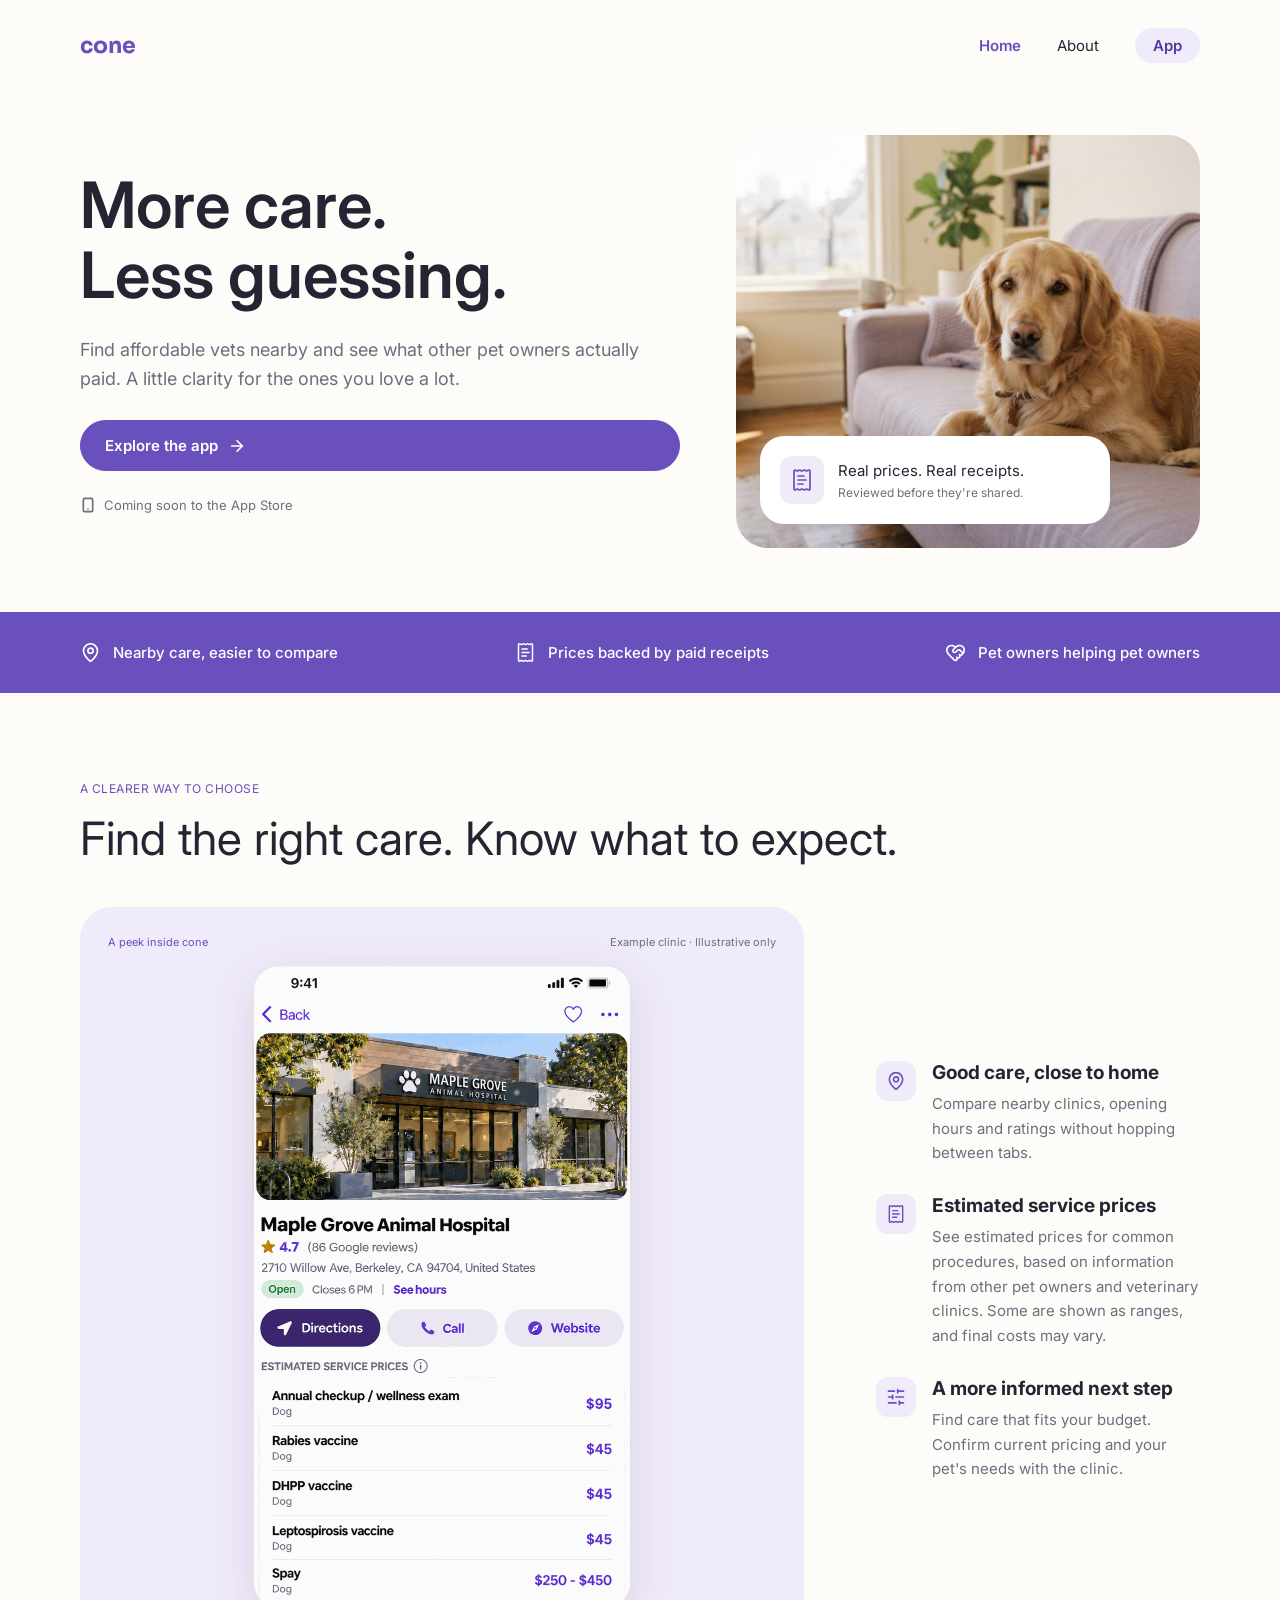
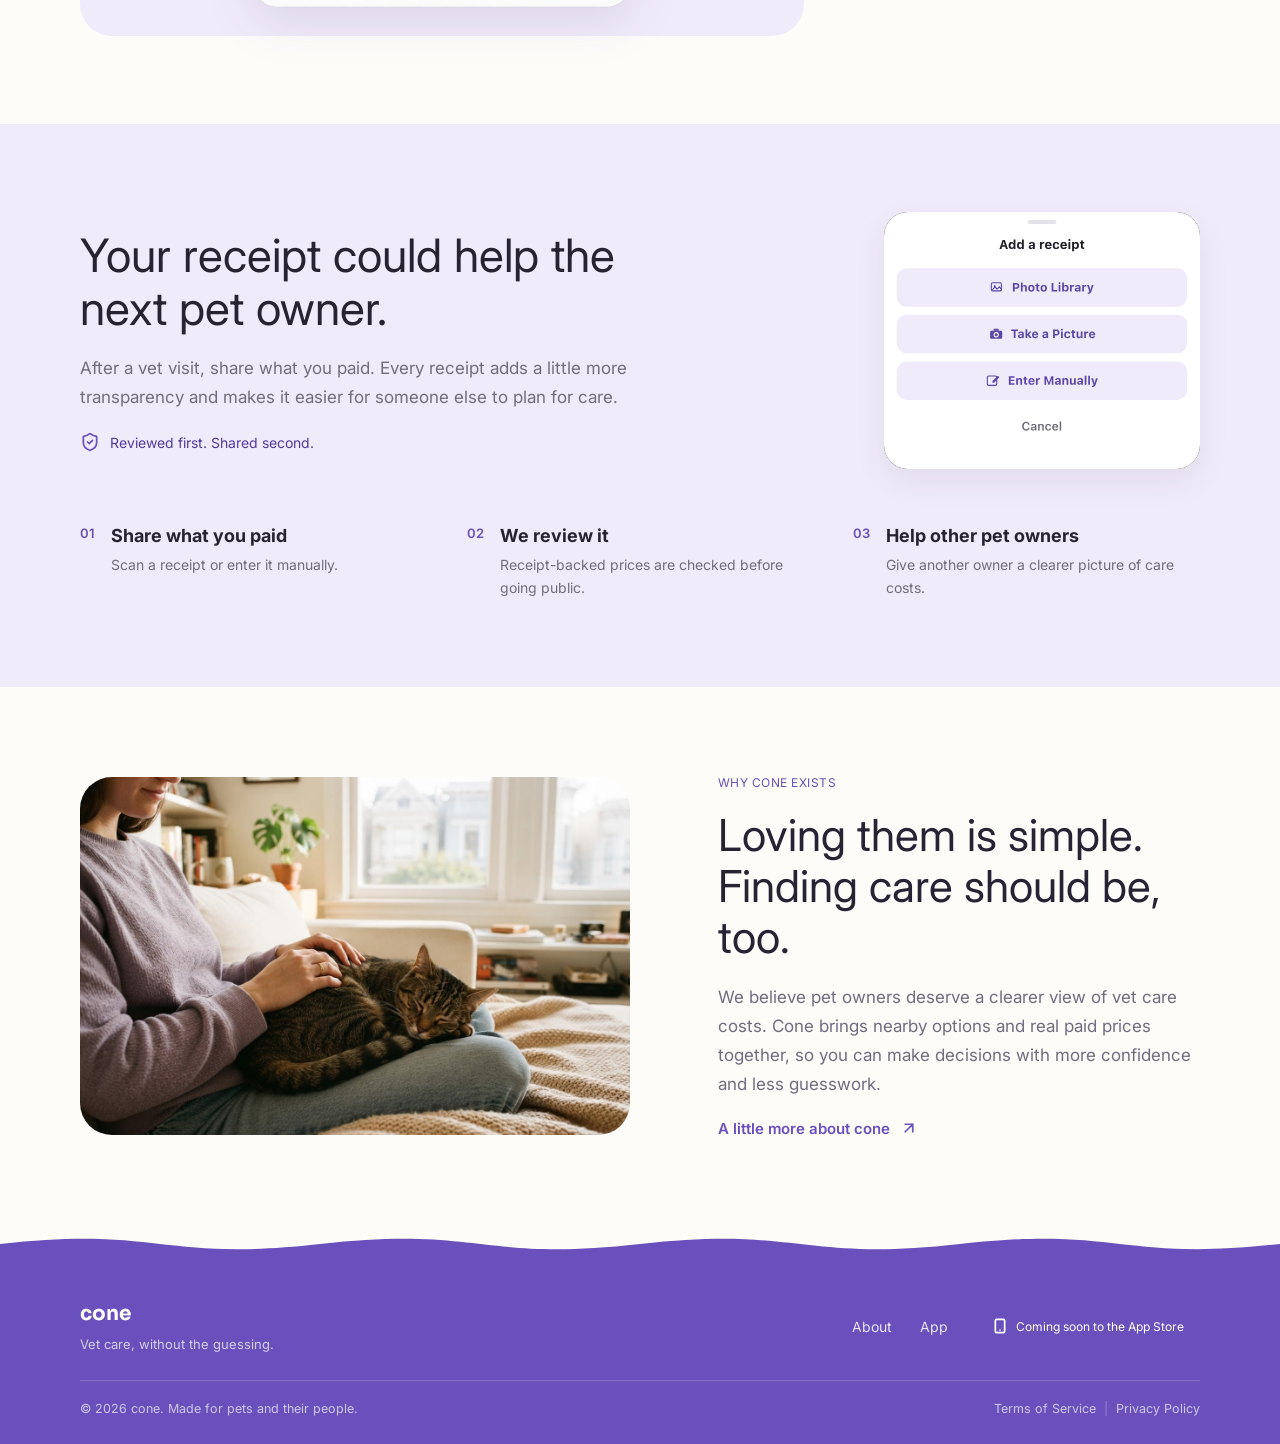
<file: index.html>
<!doctype html>
<html lang="en">
<head>
<meta charset="utf-8">
<meta name="viewport" content="width=device-width, initial-scale=1">
<title>Cone — Affordable Vet Care</title>
<meta name="description" content="Find affordable vets nearby and see what other pet owners actually paid.">
<meta name="color-scheme" content="light">
<link rel="preconnect" href="https://fonts.googleapis.com">
<link href="https://fonts.googleapis.com/css2?family=Sora:wght@700&family=Inter:wght@400;500;600;700&display=swap" rel="stylesheet">
<link rel="stylesheet" href="site.css">
<style>
  .hero{ display:flex; gap:56px; align-items:center; padding:44px 80px 64px; }
  .hero-copy{ display:flex; flex-direction:column; gap:26px; width:600px; max-width:100%; }
  .hero-copy h1{ font-size:clamp(36px,6vw,64px); line-height:1.08; margin:0; font-weight:600; }
  .hero-copy .lede{ color:var(--ink-muted); font-size:18px; line-height:1.65; max-width:52ch; margin:0; }
  .hero-avail{ display:flex; align-items:center; gap:8px; color:var(--ink-muted); font-size:13px; }
  .hero-avail img{ width:16px; height:16px; }
  .hero-art{ position:relative; flex:1; min-width:280px; background:var(--purple-pale); border-radius:32px; overflow:hidden; aspect-ratio:624/556; }
  .hero-art img.photo{ width:100%; height:100%; object-fit:cover; }
  .promise-card{ position:absolute; left:24px; bottom:24px; right:24px; max-width:350px; background:#fff; border-radius:24px;
    padding:20px; display:flex; gap:14px; align-items:center; box-shadow:0 12px 32px rgba(53,35,74,.12); }
  .promise-card .icon-box{ background:var(--tint); border-radius:12px; width:44px; height:48px; display:flex; align-items:center; justify-content:center; flex-shrink:0; }
  .promise-card .icon-box img{ width:24px; height:24px; }
  .promise-card p{ margin:0; }
  .promise-card .title{ font-size:15px; }
  .promise-card .sub{ color:var(--ink-muted); font-size:12px; margin-top:5px; }

  .benefits{ display:flex; justify-content:space-between; gap:24px; flex-wrap:wrap; background:var(--purple); padding:30px 80px; }
  .benefit{ display:flex; align-items:center; gap:12px; font-size:15px; font-weight:500; color:#fff; }
  .benefit img{ width:21px; height:21px; filter:brightness(0) invert(1); }

  .compare{ display:flex; gap:72px; align-items:center; flex-wrap:wrap; }
  .app-preview{ background:var(--tint); border-radius:32px; padding:28px; width:724px; max-width:100%; }
  .preview-label{ display:flex; justify-content:space-between; font-size:11px; color:var(--purple); margin-bottom:16px; }
  .preview-label .note{ color:var(--ink-muted); }
  .app-interface{ background:#fff; border-radius:24px; padding:20px; display:flex; gap:20px; box-shadow:0 12px 32px rgba(53,35,74,.08); flex-wrap:wrap; }
  .loc-search{ background:var(--surface-muted); border-radius:12px; height:40px; display:flex; align-items:center; gap:8px; padding:0 12px; font-size:12px; margin-bottom:12px; }
  .loc-search img{ width:16px; height:16px; }
  .clinic-card{ border:1px solid var(--border); border-radius:16px; padding:18px; margin-bottom:12px; }
  .clinic-card.featured{ border:1.5px solid var(--purple); }
  .clinic-row{ display:flex; gap:12px; align-items:center; margin-bottom:14px; }
  .clinic-row .sym{ background:var(--tint); border-radius:12px; width:38px; height:38px; display:flex; align-items:center; justify-content:center; flex-shrink:0; }
  .clinic-row .sym img{ width:20px; height:20px; }
  .clinic-row .name{ font-size:14px; margin:0; }
  .clinic-row .meta{ font-size:11px; color:var(--ink-muted); margin:3px 0 0; }
  .clinic-row .chev{ width:16px; height:16px; margin-left:auto; }
  .price-row{ display:flex; justify-content:space-between; align-items:flex-end; }
  .price-row .proc{ font-size:12px; color:var(--ink-muted); margin:0; }
  .price-row .note{ font-size:10px; color:var(--purple); margin:3px 0 0; }
  .price-row .amount{ font-size:24px; font-weight:600; margin:0; }
  .clinic-screenshot{ display:block; width:380px; max-width:100%; height:auto; margin:0 auto; filter:drop-shadow(0 12px 24px rgba(53,35,74,.12)); }
  .compare-side{ flex:1; min-width:280px; display:flex; flex-direction:column; gap:18px; }
  .compare-top{ display:flex; justify-content:space-between; align-items:center; font-size:12px; }
  .compare-top img{ width:14px; height:14px; }
  .insight-box{ background:var(--tint); border-radius:12px; padding:16px; }
  .insight-box img{ width:25px; height:25px; margin-bottom:13px; }
  .insight-box .t{ font-weight:600; font-size:15px; margin:0 0 6px; }
  .insight-box .d{ color:var(--ink-muted); font-size:12px; margin:0; line-height:1.55; }
  .fineprint{ color:var(--ink-muted); font-size:10px; }

  .features{ display:flex; flex-direction:column; gap:28px; flex:1; min-width:280px; }
  .feature{ display:flex; gap:16px; }
  .feature .sym{ background:var(--tint); border-radius:12px; width:40px; height:40px; display:flex; align-items:center; justify-content:center; flex-shrink:0; }
  .feature .sym img{ width:20px; height:20px; }
  .feature h3{ font-size:19px; margin:0 0 8px; }
  .feature p{ color:var(--ink-muted); font-size:15px; line-height:1.65; margin:0; }

  .community{ background:var(--tint); }
  .community-story{ display:flex; gap:96px; align-items:center; flex-wrap:wrap; }
  .community-copy{ width:556px; max-width:100%; display:flex; flex-direction:column; gap:20px; }
  .community-copy h2{ font-size:clamp(28px,4vw,46px); line-height:1.15; margin:0; font-weight:400; }
  .community-copy .lede{ color:var(--ink-muted); font-size:17px; line-height:1.7; margin:0; max-width:50ch; }
  .review-note{ display:flex; align-items:center; gap:10px; color:var(--purple-dark); font-size:14px; }
  .review-note img{ width:20px; height:20px; }
  .share-screenshot{ display:block; width:316px; max-width:100%; border-radius:24px; box-shadow:0 12px 32px rgba(53,35,74,.08); margin-left:auto; }
  .process{ display:flex; gap:40px; flex-wrap:wrap; margin-top:56px; }
  .process .step{ flex:1; min-width:200px; display:flex; gap:16px; }
  .process .num{ color:var(--purple); font-weight:600; font-size:13px; }
  .process h4{ font-size:18px; margin:0 0 8px; }
  .process p{ color:var(--ink-muted); font-size:14px; line-height:1.6; margin:0; }

  .mission-row{ display:flex; gap:88px; align-items:center; flex-wrap:wrap; }
  .mission-row img.photo{ width:550px; max-width:100%; height:358px; object-fit:cover; border-radius:32px; }
  .mission-copy{ flex:1; min-width:280px; display:flex; flex-direction:column; gap:20px; }
  .mission-copy h2{ font-size:clamp(28px,4vw,44px); line-height:1.16; font-weight:400; margin:0; }
  .mission-copy .lede{ color:var(--ink-muted); font-size:17px; line-height:1.7; margin:0; }
  .mission-link{ display:flex; align-items:center; gap:10px; color:var(--purple); font-weight:600; font-size:15px; text-decoration:none; }
  .mission-link img{ width:18px; height:18px; }

  @media (max-width: 900px){
    .hero, .benefits, .compare, .community-story, .mission-row{ flex-direction:column; align-items:flex-start; }
    .hero{ padding:32px 24px 48px; }
    .benefits{ padding:24px; }
    .mission-row img.photo{ width:100%; }
    .share-screenshot{ margin-left:0; }
  }
</style>
</head>
<body>

<nav class="nav">
  <a class="wordmark" href="index.html">cone</a>
  <div class="links">
    <a href="index.html" class="active">Home</a>
    <a href="about.html">About</a>
    <a href="app.html" class="nav-pill">App</a>
  </div>
</nav>

<div class="hero">
  <div class="hero-copy">
    <h1>More care.<br>Less guessing.</h1>
    <p class="lede">Find affordable vets nearby and see what other pet owners actually paid. A little clarity for the ones you love a lot.</p>
    <a class="btn-primary" href="app.html">Explore the app <img src="icons/arrow-right.svg" alt=""></a>
    <div class="hero-avail"><img src="icons/smartphone.svg" alt=""> Coming soon to the App Store</div>
  </div>
  <div class="hero-art">
    <img class="photo" src="dog-at-home.png" alt="A golden retriever relaxing at home">
    <div class="promise-card">
      <div class="icon-box"><img src="icons/receipt.svg" alt=""></div>
      <p><span class="title" style="display:block">Real prices. Real receipts.</span><span class="sub" style="display:block">Reviewed before they're shared.</span></p>
    </div>
  </div>
</div>

<div class="benefits">
  <div class="benefit"><img src="icons/map-pin.svg" alt=""> Nearby care, easier to compare</div>
  <div class="benefit"><img src="icons/receipt.svg" alt=""> Prices backed by paid receipts</div>
  <div class="benefit"><img src="icons/heart-handshake.svg" alt=""> Pet owners helping pet owners</div>
</div>

<div class="section">
  <p class="kicker">A clearer way to choose</p>
  <h2 style="font-size:clamp(28px,4vw,46px); font-weight:400; margin:0 0 42px; line-height:1.15;">Find the right care. Know what to expect.</h2>
  <div class="compare">
    <div class="app-preview">
      <div class="preview-label"><span>A peek inside cone</span><span class="note">Example clinic · Illustrative only</span></div>
      <img class="clinic-screenshot" src="clinic-listing.png" alt="Cone's clinic page for an example clinic, Maple Grove Animal Hospital, showing its hours, directions, and estimated service prices for a wellness exam, vaccines, and spay, including a price range">
    </div>
    <div class="features">
      <div class="feature"><div class="sym"><img src="icons/map-pin.svg" alt=""></div><div><h3>Good care, close to home</h3><p>Compare nearby clinics, opening hours and ratings without hopping between tabs.</p></div></div>
      <div class="feature"><div class="sym"><img src="icons/receipt.svg" alt=""></div><div><h3>Estimated service prices</h3><p>See estimated prices for common procedures, based on information from other pet owners and veterinary clinics. Some are shown as ranges, and final costs may vary.</p></div></div>
      <div class="feature"><div class="sym"><img src="icons/sliders.svg" alt=""></div><div><h3>A more informed next step</h3><p>Find care that fits your budget. Confirm current pricing and your pet's needs with the clinic.</p></div></div>
    </div>
  </div>
</div>

<div class="section community">
  <div class="community-story">
    <div class="community-copy">
      <h2>Your receipt could help the next pet owner.</h2>
      <p class="lede">After a vet visit, share what you paid. Every receipt adds a little more transparency and makes it easier for someone else to plan for care.</p>
      <div class="review-note"><img src="icons/shield-check.svg" alt=""> Reviewed first. Shared second.</div>
    </div>
    <img class="share-screenshot" src="uploadreceipts.svg" alt="Cone's Add a Receipt sheet, with options to use the Photo Library, take a picture, or enter details manually">
  </div>
  <div class="process">
    <div class="step"><span class="num">01</span><div><h4>Share what you paid</h4><p>Scan a receipt or enter it manually.</p></div></div>
    <div class="step"><span class="num">02</span><div><h4>We review it</h4><p>Receipt-backed prices are checked before going public.</p></div></div>
    <div class="step"><span class="num">03</span><div><h4>Help other pet owners</h4><p>Give another owner a clearer picture of care costs.</p></div></div>
  </div>
</div>

<div class="section">
  <div class="mission-row">
    <img class="photo" src="quiet-moment.png" alt="A pet owner and their dog sharing a quiet moment">
    <div class="mission-copy">
      <p class="kicker" style="margin-bottom:0;">Why cone exists</p>
      <h2>Loving them is simple. Finding care should be, too.</h2>
      <p class="lede">We believe pet owners deserve a clearer view of vet care costs. Cone brings nearby options and real paid prices together, so you can make decisions with more confidence and less guesswork.</p>
      <a class="mission-link" href="about.html">A little more about cone <img src="icons/arrow-up-right.svg" alt=""></a>
    </div>
  </div>
</div>

<svg class="footer-wave" viewBox="0 0 1440 60" preserveAspectRatio="none" aria-hidden="true">
  <path d="M0,30 C180,0 180,60 360,30 C540,0 540,60 720,30 C900,0 900,60 1080,30 C1260,0 1260,60 1440,30 L1440,60 L0,60 Z"></path>
</svg>

<footer class="site-footer">
  <div class="footer-nav">
    <div class="brand-block">
      <a class="wordmark" href="index.html">cone</a>
      <span class="tagline">Vet care, without the guessing.</span>
    </div>
    <div class="footer-links">
      <a href="about.html">About</a>
      <a href="app.html">App</a>
      <span class="badge"><img src="icons/smartphone.svg" alt="" style="width:16px;height:16px;"> Coming soon to the App Store</span>
    </div>
  </div>
  <div class="footer-bottom">
    <span>© 2026 cone. Made for pets and their people.</span>
    <span class="legal-links"><a href="terms-of-service.html">Terms of Service</a><span class="sep">|</span><a href="privacy-policy.html">Privacy Policy</a></span>
  </div>
</footer>
</body>
</html>
</file>
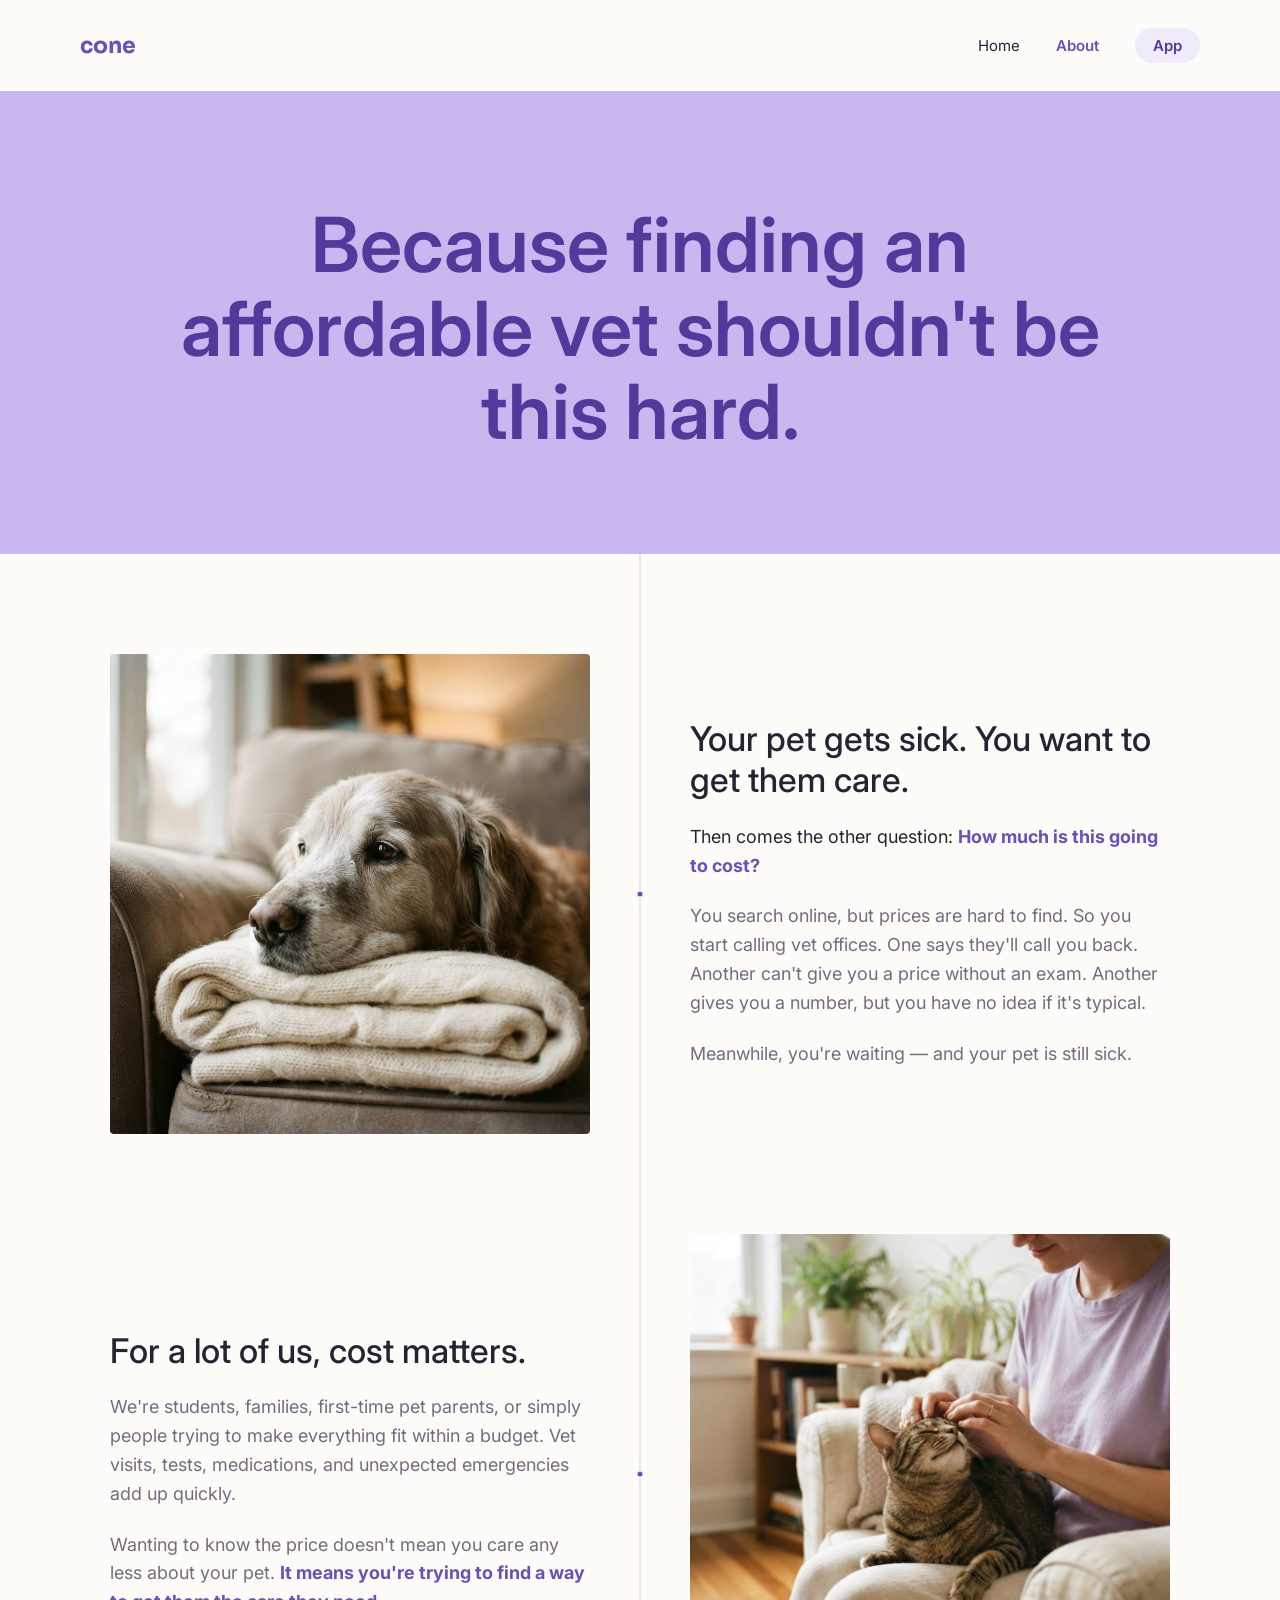
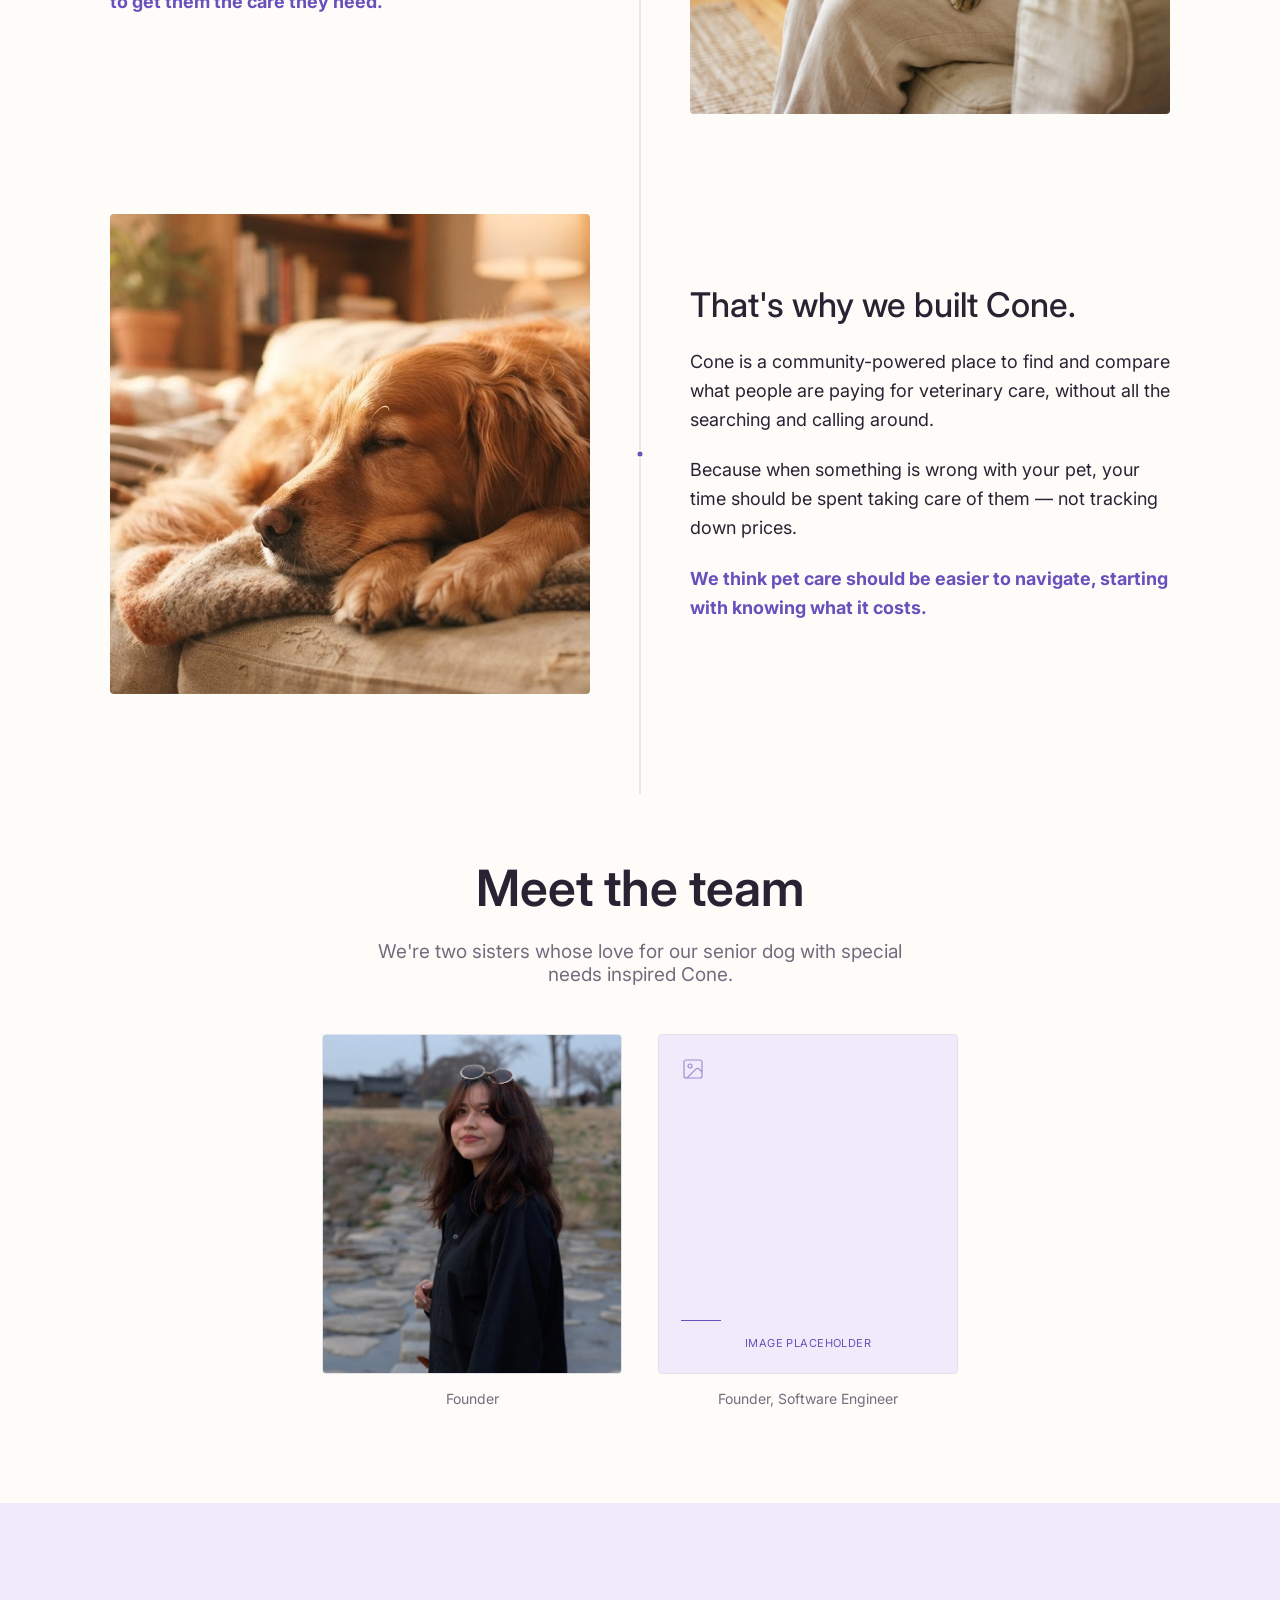
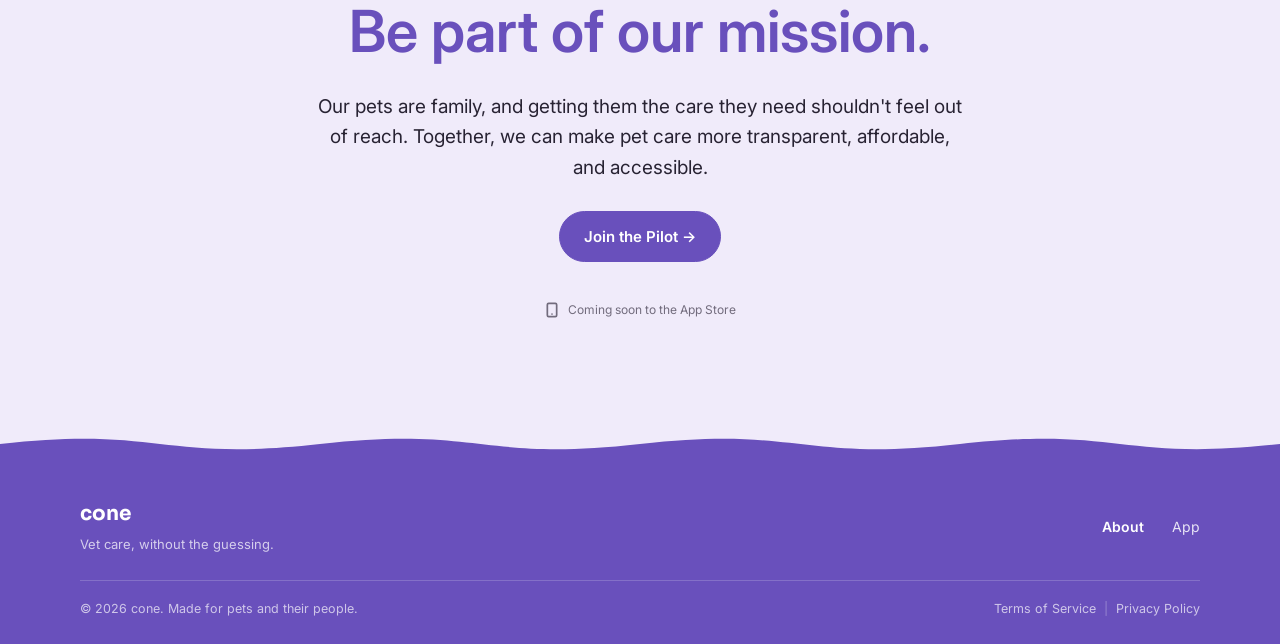
<file: about.html>
<!doctype html>
<html lang="en">
<head>
<meta charset="utf-8">
<meta name="viewport" content="width=device-width, initial-scale=1">
<title>About — Cone</title>
<meta name="description" content="Because finding an affordable vet shouldn't be this hard — the story behind Cone.">
<meta name="color-scheme" content="light">
<link rel="preconnect" href="https://fonts.googleapis.com">
<link href="https://fonts.googleapis.com/css2?family=Sora:wght@700&family=Inter:wght@400;500;600;700&display=swap" rel="stylesheet">
<link rel="stylesheet" href="site.css">
<style>
  .reason{ background:var(--purple-pale); display:flex; flex-direction:column; align-items:center; justify-content:center;
    text-align:center; gap:30px; padding:112px 24px 100px; min-height:420px; position:relative; }
  .reason h1{ color:var(--purple-dark); font-size:clamp(34px,6vw,76px); line-height:1.1; font-weight:600; margin:0; max-width:1000px; }
  /* "Story lead-in" — a short stub leading out of the hero into the
     story section's own spine below it. */
  .lead-in{ position:absolute; left:50%; bottom:0; transform:translateX(-50%); width:1px; height:64px; background:var(--purple-pale); }

  /* max-width + centered, not just horizontal padding — without a cap,
     a wide viewport let `.beat-copy` (flex:1) keep stretching to fill
     the extra space, which drags each row's actual visual midpoint away
     from the spine's fixed 50% position (the spine stays centered on
     the *row*, but the row's center of mass shifts right as the text
     column grows) — that's what put the line through the paragraph
     text instead of in the gap. */
  .story{ display:flex; flex-direction:column; gap:100px; max-width:1280px; margin:0 auto; padding:100px 80px; position:relative; }
  /* "Shared story spine" — one continuous vertical line running the full
     height of the story section, connecting all three beats as a single
     narrative thread. Sits behind the beats in paint order; visually
     only shows through the gap between each beat's photo and copy. */
  .story::before{ content:""; position:absolute; left:50%; top:0; bottom:0; width:1px; background:var(--border2); transform:translateX(-50%); }
  /* max-width + margin:auto on the row itself, not just its children —
     the previous fix capped `.beat-copy`'s width and tried to center
     the leftover space with `justify-content`, but `.beat` (the flex
     container) still stretched to the full story width, so the row's
     own box and its visually-centered content weren't the same thing.
     Capping and centering `.beat` as a block guarantees its midpoint
     IS the content's midpoint, full stop — no separate centering step
     that can drift out of sync with the spine (which sits at 50% of
     the now-identically-centered `.story`). 1060px = 480 photo + 100
     gap + 480 copy, exactly. */
  .beat{ display:flex; gap:100px; align-items:center; flex-wrap:wrap; position:relative; max-width:1060px; margin:0 auto; }
  .beat.reverse{ flex-direction:row-reverse; }
  /* "Story marker" — the small dot centered on the spine at each beat,
     the real exported asset (a purple circle with a cream ring). */
  .story-marker{ position:absolute; left:50%; top:50%; transform:translate(-50%,-50%); width:9px; height:9px; z-index:1; }
  .beat img.photo{ width:480px; max-width:100%; height:480px; object-fit:cover; border-radius:4px; flex-shrink:0; }
  .beat-copy{ flex:1; max-width:480px; min-width:280px; display:flex; flex-direction:column; gap:22px; }
  .beat-copy h2{ font-size:clamp(24px,3vw,34px); font-weight:500; line-height:1.2; margin:0; }
  .beat-copy p{ font-size:18px; line-height:1.6; margin:0; color:var(--ink); }
  .beat-copy p.muted{ color:var(--ink-muted); }
  .beat-copy .accent{ color:var(--purple); font-weight:700; }

  .team{ display:flex; flex-direction:column; align-items:center; gap:48px; padding:64px 24px 96px; text-align:center; }
  .team-intro{ max-width:680px; display:flex; flex-direction:column; gap:22px; align-items:center; }
  .team-intro h2{ font-size:clamp(32px,5vw,50px); font-weight:600; margin:0; }
  .team-intro p{ font-size:19px; color:var(--ink-muted); margin:0; max-width:560px; }
  .team-grid{ display:flex; gap:36px; flex-wrap:wrap; justify-content:center; }
  .team-member{ width:300px; display:flex; flex-direction:column; gap:16px; }
  .team-photo{ background:var(--tint); border:1px solid var(--border); height:340px; display:flex; flex-direction:column;
    justify-content:space-between; padding:22px; border-radius:4px; }
  .team-photo img.icon{ width:24px; height:24px; opacity:.6; }
  .team-photo.has-photo{ padding:0; overflow:hidden; }
  .team-photo.has-photo img.portrait{ width:100%; height:100%; object-fit:cover; object-position:50% 25%; display:block; }
  .team-photo .rule{ width:40px; height:1px; background:var(--purple); margin-bottom:10px; }
  .team-photo .label{ color:var(--purple); font-size:11px; text-transform:uppercase; letter-spacing:.04em; }
  .team-role{ color:var(--ink-muted); font-size:14px; }

  .mission-cta{ background:var(--tint); display:flex; flex-direction:column; align-items:center; gap:28px; text-align:center;
    padding:96px 24px; }
  .mission-cta h2{ color:var(--purple); font-size:clamp(32px,6vw,58px); font-weight:600; line-height:1.12; margin:0; max-width:800px; }
  .mission-cta p{ font-size:19px; line-height:1.6; max-width:650px; margin:0; }

  /* 1240px, not 900px — `.beat` needs 1060px (480 photo + 100 gap + 480
     copy) plus `.story`'s own 160px of horizontal padding to lay out
     side-by-side at all. Stacking any later than that leaves a gap
     between "no longer fits" and "actually stacked," where flex-wrap
     would kick in on its own without the clean single-column treatment
     below — an awkward half-wrapped state, not the deliberate mobile
     layout. */
  @media (max-width: 1240px){
    .story{ padding:56px 24px; gap:56px; }
    .beat, .beat.reverse{ flex-direction:column; max-width:none; }
    .beat-copy{ max-width:none; }
    /* The spine/markers only make sense threading through the gap in
       the desktop side-by-side layout — stacked on mobile, there's no
       gap for them to sit in, so they'd just overlap the content. */
    .story::before, .story-marker, .lead-in{ display:none; }
  }

  /* Scroll reveal — fades/slides each section up into place the first
     time it scrolls into view (see the IntersectionObserver script at
     the bottom). `.reveal` is the resting (hidden) state; JS adds `.in`
     once it's actually visible. Marked `.in` by default and the
     transition skipped entirely under reduced-motion, so nothing ever
     depends on JS running for the page to be readable. */
  .reveal{ opacity:0; transform:translateY(28px); transition:opacity .7s ease, transform .7s ease; }
  .reveal.in{ opacity:1; transform:none; }
  .story-marker{ opacity:0; transition:opacity .4s ease .3s; }
  .beat.in .story-marker{ opacity:1; }
  @media (prefers-reduced-motion: reduce){
    .reveal{ opacity:1; transform:none; transition:none; }
    .story-marker{ opacity:1; transition:none; }
  }
</style>
</head>
<body>

<nav class="nav">
  <a class="wordmark" href="index.html">cone</a>
  <div class="links">
    <a href="index.html">Home</a>
    <a href="about.html" class="active">About</a>
    <a href="app.html" class="nav-pill">App</a>
  </div>
</nav>

<div class="reason">
  <h1>Because finding an affordable vet shouldn't be this hard.</h1>
  <div class="lead-in"></div>
</div>

<div class="story">
  <div class="beat reveal">
    <img class="photo" src="about-quiet-home.png" alt="A dog resting at home">
    <div class="beat-copy">
      <h2>Your pet gets sick. You want to get them care.</h2>
      <p>Then comes the other question: <span class="accent">How much is this going to cost?</span></p>
      <p class="muted">You search online, but prices are hard to find. So you start calling vet offices. One says they'll call you back. Another can't give you a price without an exam. Another gives you a number, but you have no idea if it's typical.</p>
      <p class="muted">Meanwhile, you're waiting — and your pet is still sick.</p>
    </div>
    <img class="story-marker" src="icons/story-marker.svg" alt="">
  </div>

  <div class="beat reverse reveal">
    <img class="photo" src="about-everyday.png" alt="Caring for a cat at home">
    <div class="beat-copy">
      <h2>For a lot of us, cost matters.</h2>
      <p class="muted">We're students, families, first-time pet parents, or simply people trying to make everything fit within a budget. Vet visits, tests, medications, and unexpected emergencies add up quickly.</p>
      <p class="muted">Wanting to know the price doesn't mean you care any less about your pet. <span class="accent">It means you're trying to find a way to get them the care they need.</span></p>
    </div>
    <img class="story-marker" src="icons/story-marker.svg" alt="">
  </div>

  <div class="beat reveal">
    <img class="photo" src="about-timespent.png" alt="A dog resting on a couch">
    <div class="beat-copy">
      <h2>That's why we built Cone.</h2>
      <p>Cone is a community-powered place to find and compare what people are paying for veterinary care, without all the searching and calling around.</p>
      <p>Because when something is wrong with your pet, your time should be spent taking care of them — not tracking down prices.</p>
      <p class="accent">We think pet care should be easier to navigate, starting with knowing what it costs.</p>
    </div>
    <img class="story-marker" src="icons/story-marker.svg" alt="">
  </div>
</div>

<div class="team">
  <div class="team-intro reveal">
    <h2>Meet the team</h2>
    <p>We're two sisters whose love for our senior dog with special needs inspired Cone.</p>
  </div>
  <div class="team-grid reveal">
    <div class="team-member">
      <div class="team-photo has-photo">
        <img class="portrait" src="founder.jpg" alt="Founder of Cone">
      </div>
      <span class="team-role">Founder</span>
    </div>
    <div class="team-member">
      <div class="team-photo">
        <img class="icon" src="icons/image-placeholder.svg" alt="">
        <div><div class="rule"></div><span class="label">Image placeholder</span></div>
      </div>
      <span class="team-role">Founder, Software Engineer</span>
    </div>
  </div>
</div>

<div class="mission-cta reveal">
  <h2>Be part of our mission.</h2>
  <p>Our pets are family, and getting them the care they need shouldn't feel out of reach. Together, we can make pet care more transparent, affordable, and accessible.</p>
  <a class="btn-primary" href="mailto:cone.vetfinder@gmail.com?subject=Join%20the%20Cone%20Pilot">Join the Pilot →</a>
  <span class="badge"><img src="icons/smartphone.svg" alt="" style="width:16px;height:16px;"> Coming soon to the App Store</span>
</div>

<svg class="footer-wave on-tint" viewBox="0 0 1440 60" preserveAspectRatio="none" aria-hidden="true">
  <path d="M0,30 C180,0 180,60 360,30 C540,0 540,60 720,30 C900,0 900,60 1080,30 C1260,0 1260,60 1440,30 L1440,60 L0,60 Z"></path>
</svg>

<footer class="site-footer">
  <div class="footer-nav">
    <div class="brand-block">
      <a class="wordmark" href="index.html">cone</a>
      <span class="tagline">Vet care, without the guessing.</span>
    </div>
    <div class="footer-links">
      <a href="about.html" class="active">About</a>
      <a href="app.html">App</a>
    </div>
  </div>
  <div class="footer-bottom">
    <span>© 2026 cone. Made for pets and their people.</span>
    <span class="legal-links"><a href="terms-of-service.html">Terms of Service</a><span class="sep">|</span><a href="privacy-policy.html">Privacy Policy</a></span>
  </div>
</footer>

<script>
  // Reveals each `.reveal` section the first time it scrolls into view,
  // then stops watching it — a one-time entrance, not a re-trigger on
  // every scroll up/down. No-ops safely if IntersectionObserver isn't
  // available; the CSS default (.reveal with no .in) is still opacity:0
  // in that case, so this is wrapped in a feature check rather than
  // risking content that never appears.
  if ('IntersectionObserver' in window) {
    var revealObserver = new IntersectionObserver(function (entries) {
      entries.forEach(function (entry) {
        if (entry.isIntersecting) {
          entry.target.classList.add('in');
          revealObserver.unobserve(entry.target);
        }
      });
    }, { threshold: 0.15, rootMargin: '0px 0px -40px 0px' });
    document.querySelectorAll('.reveal').forEach(function (el) {
      revealObserver.observe(el);
    });
  } else {
    document.querySelectorAll('.reveal').forEach(function (el) {
      el.classList.add('in');
    });
  }
</script>
</body>
</html>
</file>
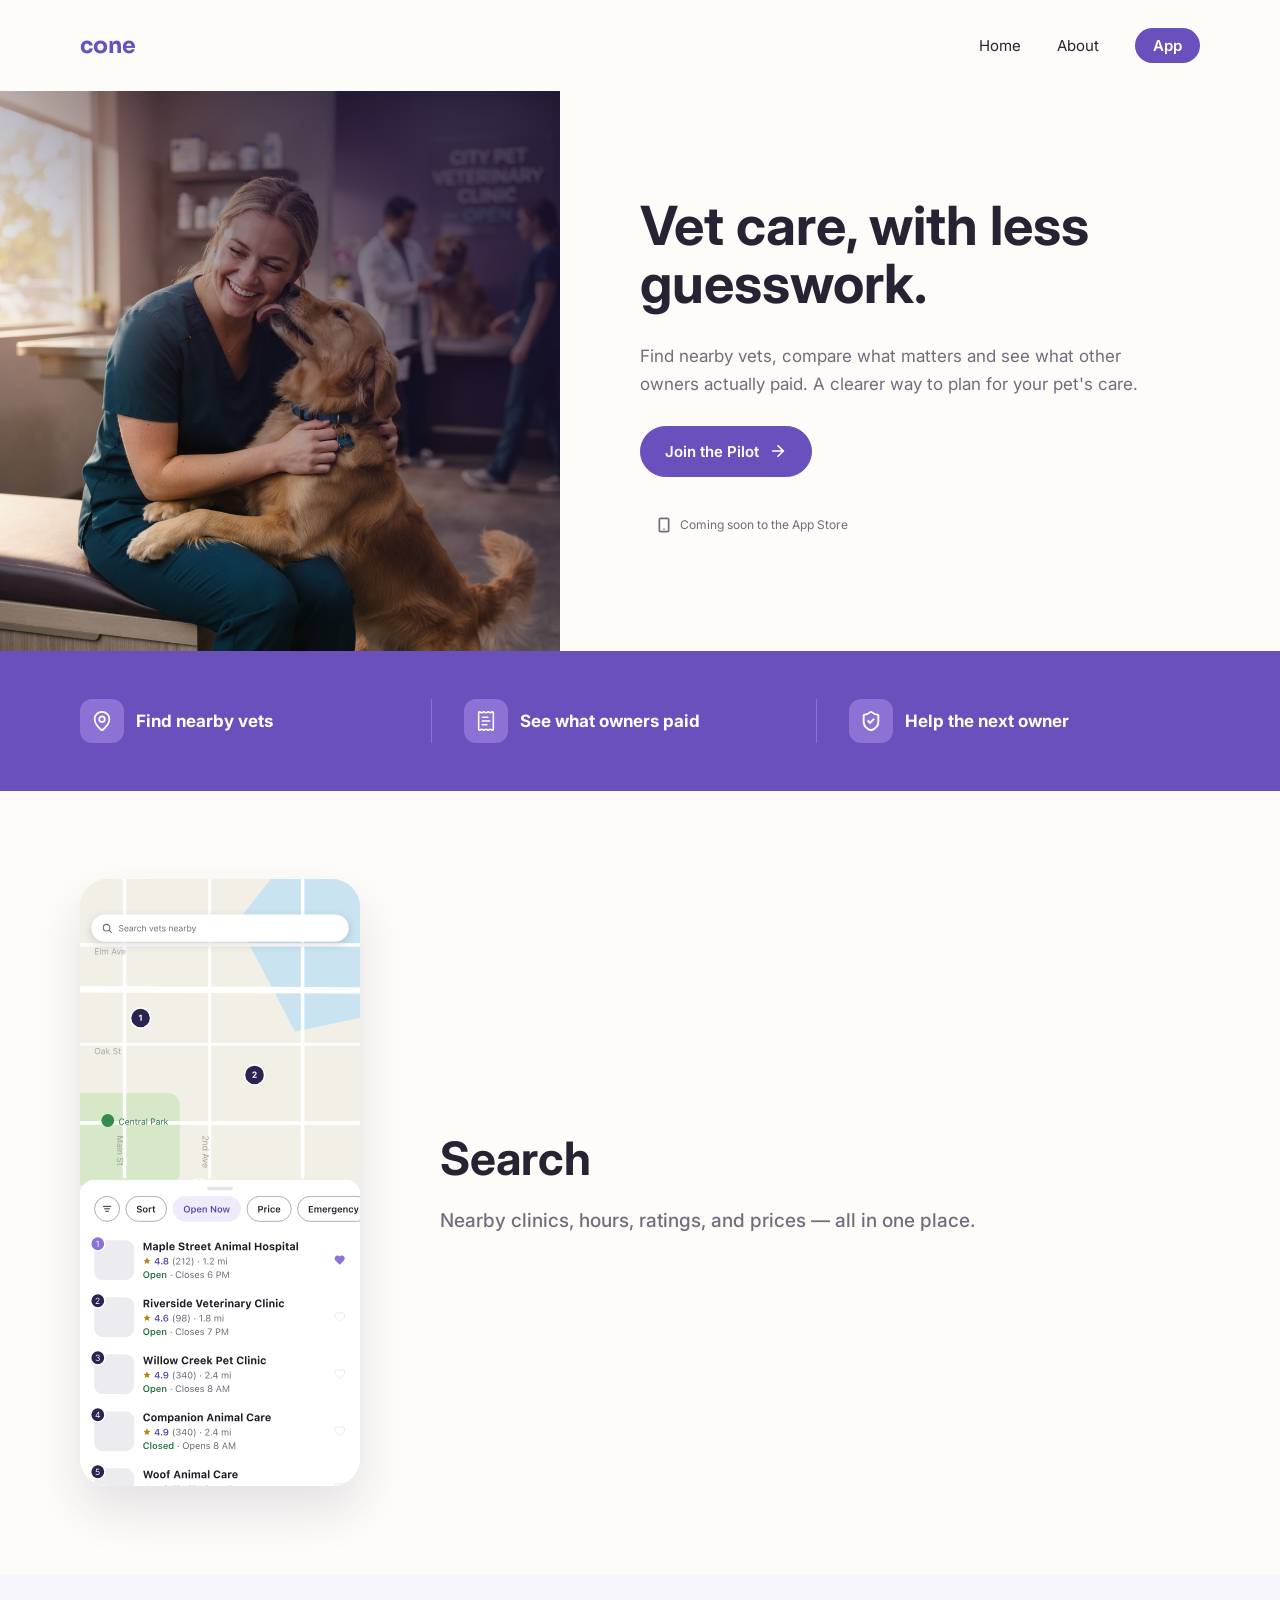
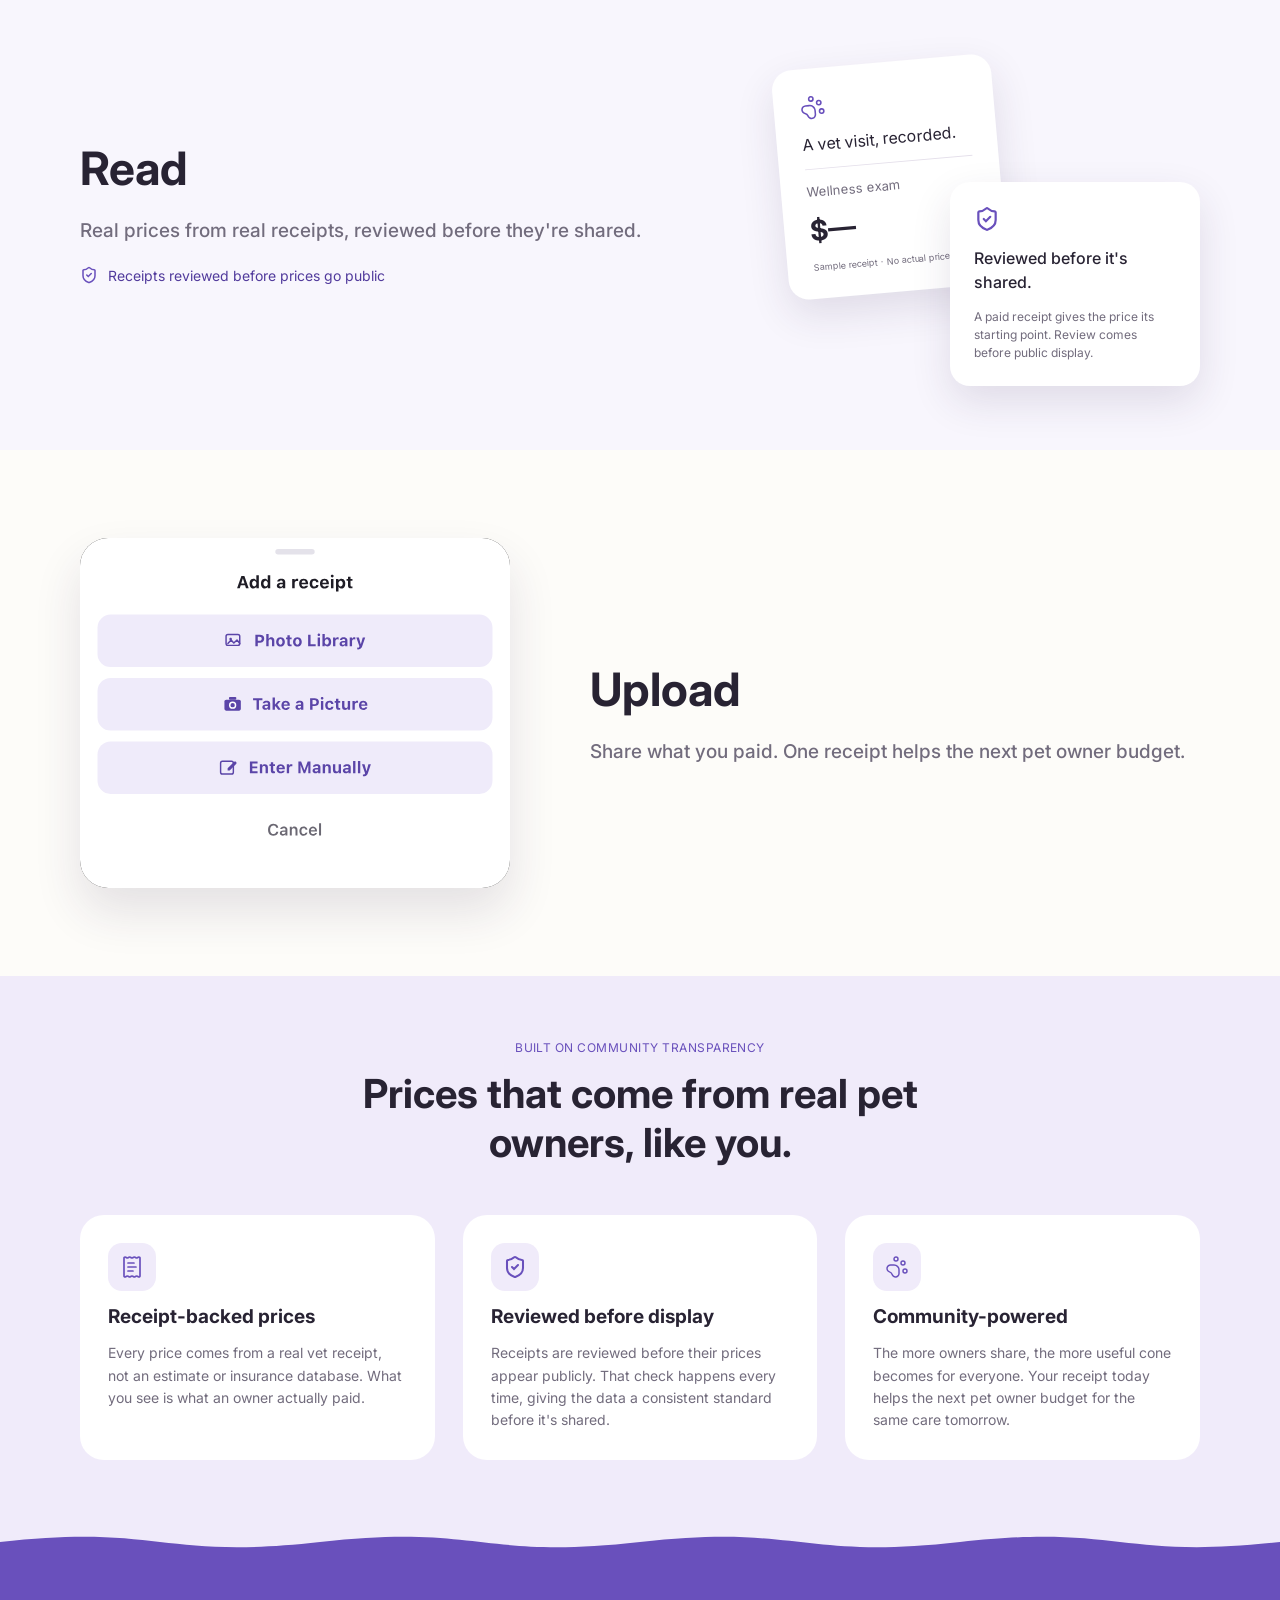
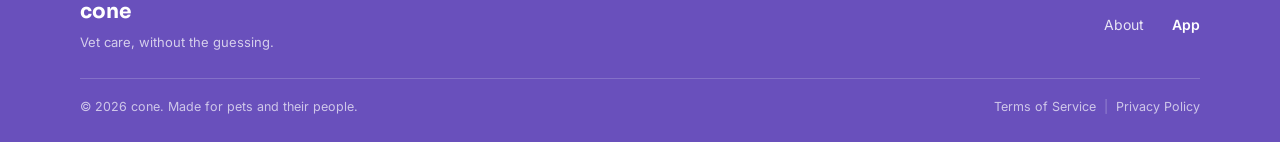
<file: app.html>
<!doctype html>
<html lang="en">
<head>
<meta charset="utf-8">
<meta name="viewport" content="width=device-width, initial-scale=1">
<title>App — Cone</title>
<meta name="description" content="Vet care, with less guesswork — see how Cone works.">
<meta name="color-scheme" content="light">
<link rel="preconnect" href="https://fonts.googleapis.com">
<link href="https://fonts.googleapis.com/css2?family=Sora:wght@700&family=Inter:wght@400;500;600;700&display=swap" rel="stylesheet">
<link rel="stylesheet" href="site.css">
<style>
  .app-hero{ display:flex; min-height:560px; }
  .app-hero-photo{ flex:1; min-width:280px; position:relative; }
  .app-hero-photo img{ width:100%; height:100%; object-fit:cover; }
  .app-hero-photo::after{ content:""; position:absolute; inset:0; background:linear-gradient(225deg, rgba(26,16,48,.75) 20%, rgba(26,16,48,0) 70%); }
  .app-hero-copy{ flex:1; min-width:280px; display:flex; flex-direction:column; justify-content:center; gap:28px; padding:64px 80px; }
  .app-hero-copy h1{ font-size:clamp(32px,5vw,54px); line-height:1.08; font-weight:700; margin:0; }
  .app-hero-copy .lede{ color:var(--ink-muted); font-size:17px; line-height:1.65; margin:0; max-width:46ch; }

  .onboard-band{ background:var(--purple); display:flex; padding:48px 80px; flex-wrap:wrap; gap:0; }
  .onboard-step{ flex:1; min-width:200px; display:flex; align-items:center; gap:12px; padding:0 32px; border-left:1px solid var(--purple-light); }
  .onboard-step:first-child{ border-left:none; padding-left:0; }
  .onboard-step .ic{ background:var(--purple-light); border-radius:12px; width:44px; height:44px; display:flex; align-items:center; justify-content:center; }
  .onboard-step .ic img{ width:22px; height:22px; filter:brightness(0) invert(1); }
  .onboard-step p{ color:#fff; font-weight:700; font-size:17px; margin:0; }

  .feat-row{ display:flex; gap:80px; align-items:center; padding:88px 80px; flex-wrap:wrap; }
  .feat-row.alt{ background:var(--tint2); }
  .feat-row.reverse{ flex-direction:row-reverse; }
  .feat-copy{ flex:1; min-width:280px; display:flex; flex-direction:column; gap:22px; }
  .feat-copy h2{ font-size:clamp(32px,5vw,46px); font-weight:700; margin:0; }
  .feat-copy p{ color:var(--ink-muted); font-size:19px; font-weight:500; line-height:1.4; margin:0; }
  .feat-copy .note{ display:flex; align-items:center; gap:10px; color:var(--purple-dark); font-size:14px; }
  .feat-copy .note img{ width:18px; height:18px; }

  .search-screenshot{ display:block; width:280px; max-width:100%; height:auto; border-radius:28px;
    box-shadow:0 24px 48px rgba(53,35,74,.12); flex-shrink:0; }

  .receipt-wrap{ position:relative; width:420px; max-width:100%; height:300px; flex-shrink:0; }
  .sample-receipt{ position:absolute; left:0; top:0; background:#fff; border-radius:20px; padding:26px; width:220px; box-shadow:0 16px 40px rgba(53,35,74,.12); transform:rotate(-5deg); display:flex; flex-direction:column; gap:14px; }
  .sample-receipt img{ width:26px; height:26px; }
  .sample-receipt p{ margin:0; }
  .sample-receipt hr{ width:100%; border:none; border-top:1px solid var(--border); margin:0; }
  .sample-receipt .amt{ font-size:28px; font-weight:700; margin:0; }
  .sample-receipt .fine{ color:var(--ink-muted); font-size:9px; }
  .review-float{ position:absolute; right:0; top:120px; background:#fff; border-radius:20px; padding:24px; width:250px; box-shadow:0 16px 40px rgba(53,35,74,.12); display:flex; flex-direction:column; gap:14px; }
  .review-float img{ width:26px; height:26px; }
  .review-float p{ margin:0; font-size:12px; color:var(--ink-muted); line-height:1.5; }
  .review-float .t{ font-size:16px; color:var(--ink); font-weight:500; }

  .share-wrap{ width:430px; max-width:100%; flex-shrink:0; }
  .share-screenshot{ display:block; width:100%; border-radius:28px; box-shadow:0 24px 48px rgba(53,35,74,.12); }

  .trust{ background:var(--tint); padding:64px 80px; display:flex; flex-direction:column; gap:48px; }
  .trust-hdr{ text-align:center; display:flex; flex-direction:column; align-items:center; gap:14px; }
  .trust-hdr h2{ font-size:clamp(26px,4vw,40px); font-weight:700; max-width:700px; margin:0; }
  .pillars{ display:flex; gap:28px; flex-wrap:wrap; }
  .pillar{ background:#fff; border-radius:24px; padding:28px; flex:1; min-width:240px; display:flex; flex-direction:column; gap:14px; }
  .pillar .ic{ background:var(--tint); border-radius:14px; width:48px; height:48px; display:flex; align-items:center; justify-content:center; }
  .pillar .ic img{ width:24px; height:24px; }
  .pillar h3{ font-size:19px; margin:0; }
  .pillar p{ color:var(--ink-muted); font-size:14px; line-height:1.6; margin:0; }

  @media (max-width: 900px){
    .app-hero{ flex-direction:column; }
    .app-hero-photo{ height:280px; }
    .app-hero-copy{ padding:40px 24px; }
    .onboard-band{ flex-direction:column; gap:24px; padding:32px 24px; }
    .onboard-step{ border-left:none; padding:0; }
    .feat-row, .feat-row.reverse{ flex-direction:column; padding:56px 24px; }
    .trust{ padding:48px 24px; }
  }
</style>
</head>
<body>

<nav class="nav">
  <a class="wordmark" href="index.html">cone</a>
  <div class="links">
    <a href="index.html">Home</a>
    <a href="about.html">About</a>
    <a href="app.html" class="nav-pill active">App</a>
  </div>
</nav>

<div class="app-hero">
  <div class="app-hero-photo"><img src="app-hero-photo.png" alt="A vet caring for a dog"></div>
  <div class="app-hero-copy">
    <h1>Vet care, with less guesswork.</h1>
    <p class="lede">Find nearby vets, compare what matters and see what other owners actually paid. A clearer way to plan for your pet's care.</p>
    <a class="btn-primary" href="mailto:cone.vetfinder@gmail.com?subject=Join%20the%20Cone%20Pilot" style="width:fit-content;">Join the Pilot <img src="icons/arrow-right.svg" alt=""></a>
    <span class="badge"><img src="icons/smartphone.svg" alt="" style="width:16px;height:16px;"> Coming soon to the App Store</span>
  </div>
</div>

<div class="onboard-band">
  <div class="onboard-step"><div class="ic"><img src="icons/map-pin.svg" alt=""></div><p>Find nearby vets</p></div>
  <div class="onboard-step"><div class="ic"><img src="icons/receipt.svg" alt=""></div><p>See what owners paid</p></div>
  <div class="onboard-step"><div class="ic"><img src="icons/shield-check.svg" alt=""></div><p>Help the next owner</p></div>
</div>

<div class="feat-row">
  <img class="search-screenshot" src="mapvet.svg" alt="Cone's map view, showing nearby vets as numbered pins with a search bar above">
  <div class="feat-copy">
    <h2>Search</h2>
    <p>Nearby clinics, hours, ratings, and prices — all in one place.</p>
  </div>
</div>

<div class="feat-row alt reverse">
  <div class="receipt-wrap">
    <div class="sample-receipt">
      <img src="icons/paw-print.svg" alt="">
      <p>A vet visit, recorded.</p>
      <hr>
      <p style="font-size:13px; color:var(--ink-muted);">Wellness exam</p>
      <p class="amt">$—</p>
      <p class="fine">Sample receipt · No actual price shown</p>
    </div>
    <div class="review-float">
      <img src="icons/shield-check.svg" alt="">
      <p class="t">Reviewed before it's shared.</p>
      <p>A paid receipt gives the price its starting point. Review comes before public display.</p>
    </div>
  </div>
  <div class="feat-copy">
    <h2>Read</h2>
    <p>Real prices from real receipts, reviewed before they're shared.</p>
    <div class="note"><img src="icons/shield-check.svg" alt=""> Receipts reviewed before prices go public</div>
  </div>
</div>

<div class="feat-row">
  <div class="share-wrap">
    <img class="share-screenshot" src="uploadreceipts.svg" alt="Cone's Add a Receipt sheet, with options to use the Photo Library, take a picture, or enter details manually">
  </div>
  <div class="feat-copy">
    <h2>Upload</h2>
    <p>Share what you paid. One receipt helps the next pet owner budget.</p>
  </div>
</div>

<div class="trust">
  <div class="trust-hdr">
    <p class="kicker" style="margin:0;">Built on community transparency</p>
    <h2>Prices that come from real pet owners, like you.</h2>
  </div>
  <div class="pillars">
    <div class="pillar"><div class="ic"><img src="icons/receipt.svg" alt=""></div><h3>Receipt-backed prices</h3><p>Every price comes from a real vet receipt, not an estimate or insurance database. What you see is what an owner actually paid.</p></div>
    <div class="pillar"><div class="ic"><img src="icons/shield-check.svg" alt=""></div><h3>Reviewed before display</h3><p>Receipts are reviewed before their prices appear publicly. That check happens every time, giving the data a consistent standard before it's shared.</p></div>
    <div class="pillar"><div class="ic"><img src="icons/paw-print.svg" alt=""></div><h3>Community-powered</h3><p>The more owners share, the more useful cone becomes for everyone. Your receipt today helps the next pet owner budget for the same care tomorrow.</p></div>
  </div>
</div>

<svg class="footer-wave on-tint" viewBox="0 0 1440 60" preserveAspectRatio="none" aria-hidden="true">
  <path d="M0,30 C180,0 180,60 360,30 C540,0 540,60 720,30 C900,0 900,60 1080,30 C1260,0 1260,60 1440,30 L1440,60 L0,60 Z"></path>
</svg>

<footer class="site-footer">
  <div class="footer-nav">
    <div class="brand-block">
      <a class="wordmark" href="index.html">cone</a>
      <span class="tagline">Vet care, without the guessing.</span>
    </div>
    <div class="footer-links">
      <a href="about.html">About</a>
      <a href="app.html" class="active">App</a>
    </div>
  </div>
  <div class="footer-bottom">
    <span>© 2026 cone. Made for pets and their people.</span>
    <span class="legal-links"><a href="terms-of-service.html">Terms of Service</a><span class="sep">|</span><a href="privacy-policy.html">Privacy Policy</a></span>
  </div>
</footer>
</body>
</html>
</file>
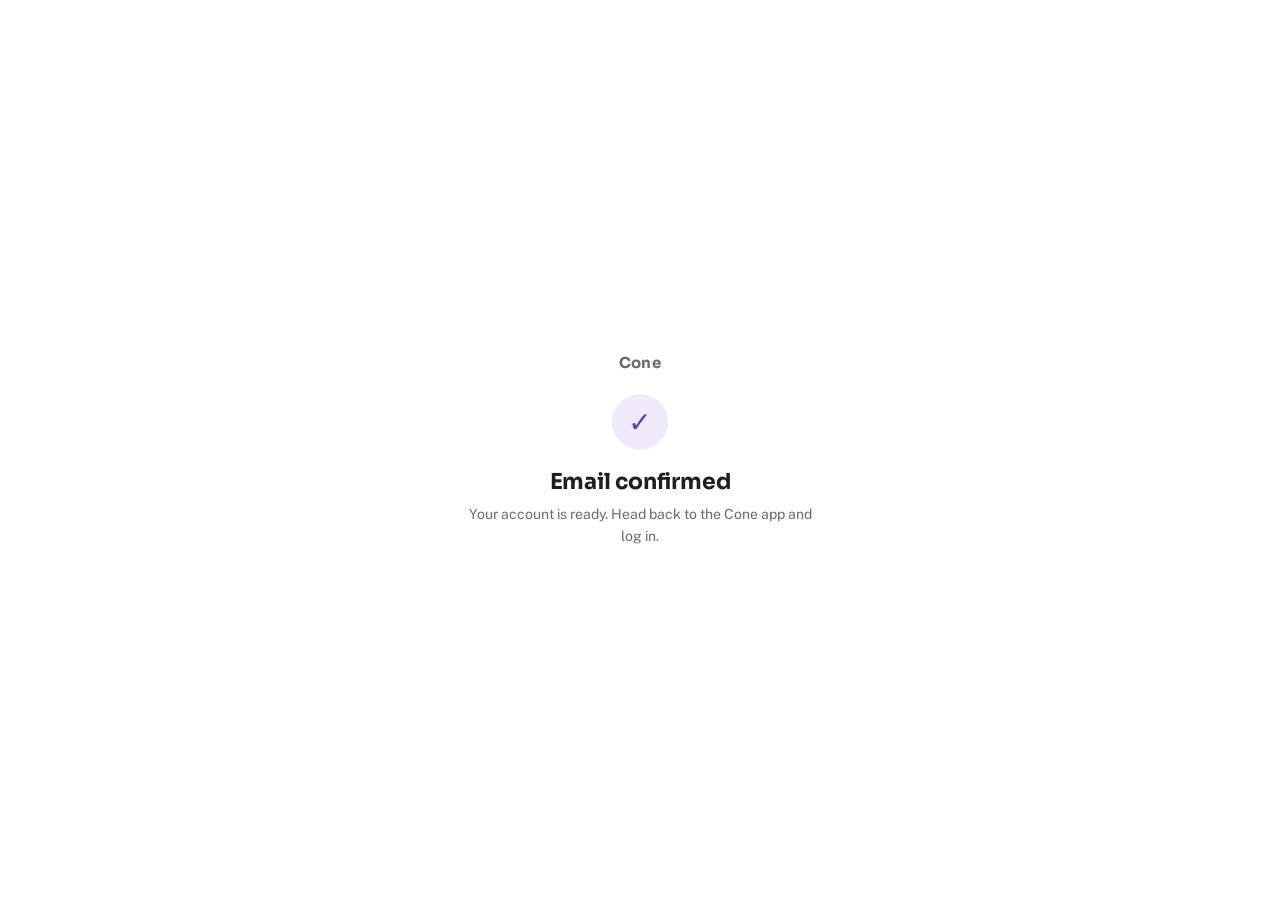
<file: confirmed.html>
<!doctype html>
<html lang="en">
<head>
<meta charset="utf-8">
<meta name="viewport" content="width=device-width, initial-scale=1">
<title>Email confirmed — Cone</title>
<meta name="color-scheme" content="light dark">
<link rel="preconnect" href="https://fonts.googleapis.com">
<link href="https://fonts.googleapis.com/css2?family=Sora:wght@600;700&family=Public+Sans:wght@400;500;600&display=swap" rel="stylesheet">
<style>
  :root{
    --ink:#1F1D26; --ink-muted:#6B6873; --bg:#FFFFFF; --surface:#F7F6FA;
    --border:#E4E2EA; --accent:#5B45A8; --accent-tint:#EFEBFA;
  }
  @media (prefers-color-scheme: dark){
    :root{
      --ink:#F3F1F8; --ink-muted:#A9A5B4; --bg:#14121A; --surface:#1E1B26;
      --border:#332F3D; --accent:#B8A7F0; --accent-tint:#2D2645;
    }
  }
  *{ box-sizing:border-box; }
  body{ margin:0; background:var(--bg); color:var(--ink); font-family:"Public Sans",-apple-system,system-ui,sans-serif;
    min-height:100vh; display:flex; align-items:center; justify-content:center; padding:24px; }
  .card{ width:100%; max-width:360px; text-align:center; }
  .brand{ font-family:"Sora",-apple-system,sans-serif; font-weight:700; font-size:15px; color:var(--ink-muted);
    margin-bottom:22px; letter-spacing:.01em; }
  .icon{ width:56px; height:56px; border-radius:50%; background:var(--accent-tint); color:var(--accent);
    display:flex; align-items:center; justify-content:center; margin:0 auto 18px; font-size:28px; }
  h1{ font-family:"Sora",-apple-system,sans-serif; font-size:22px; letter-spacing:-0.01em; margin:0 0 8px; }
  p{ color:var(--ink-muted); font-size:14px; line-height:1.6; margin:0; }
</style>
</head>
<body>
  <div class="card">
    <div class="brand">Cone</div>
    <div class="icon">✓</div>
    <h1>Email confirmed</h1>
    <p>Your account is ready. Head back to the Cone app and log in.</p>
  </div>
</body>
</html>
</file>
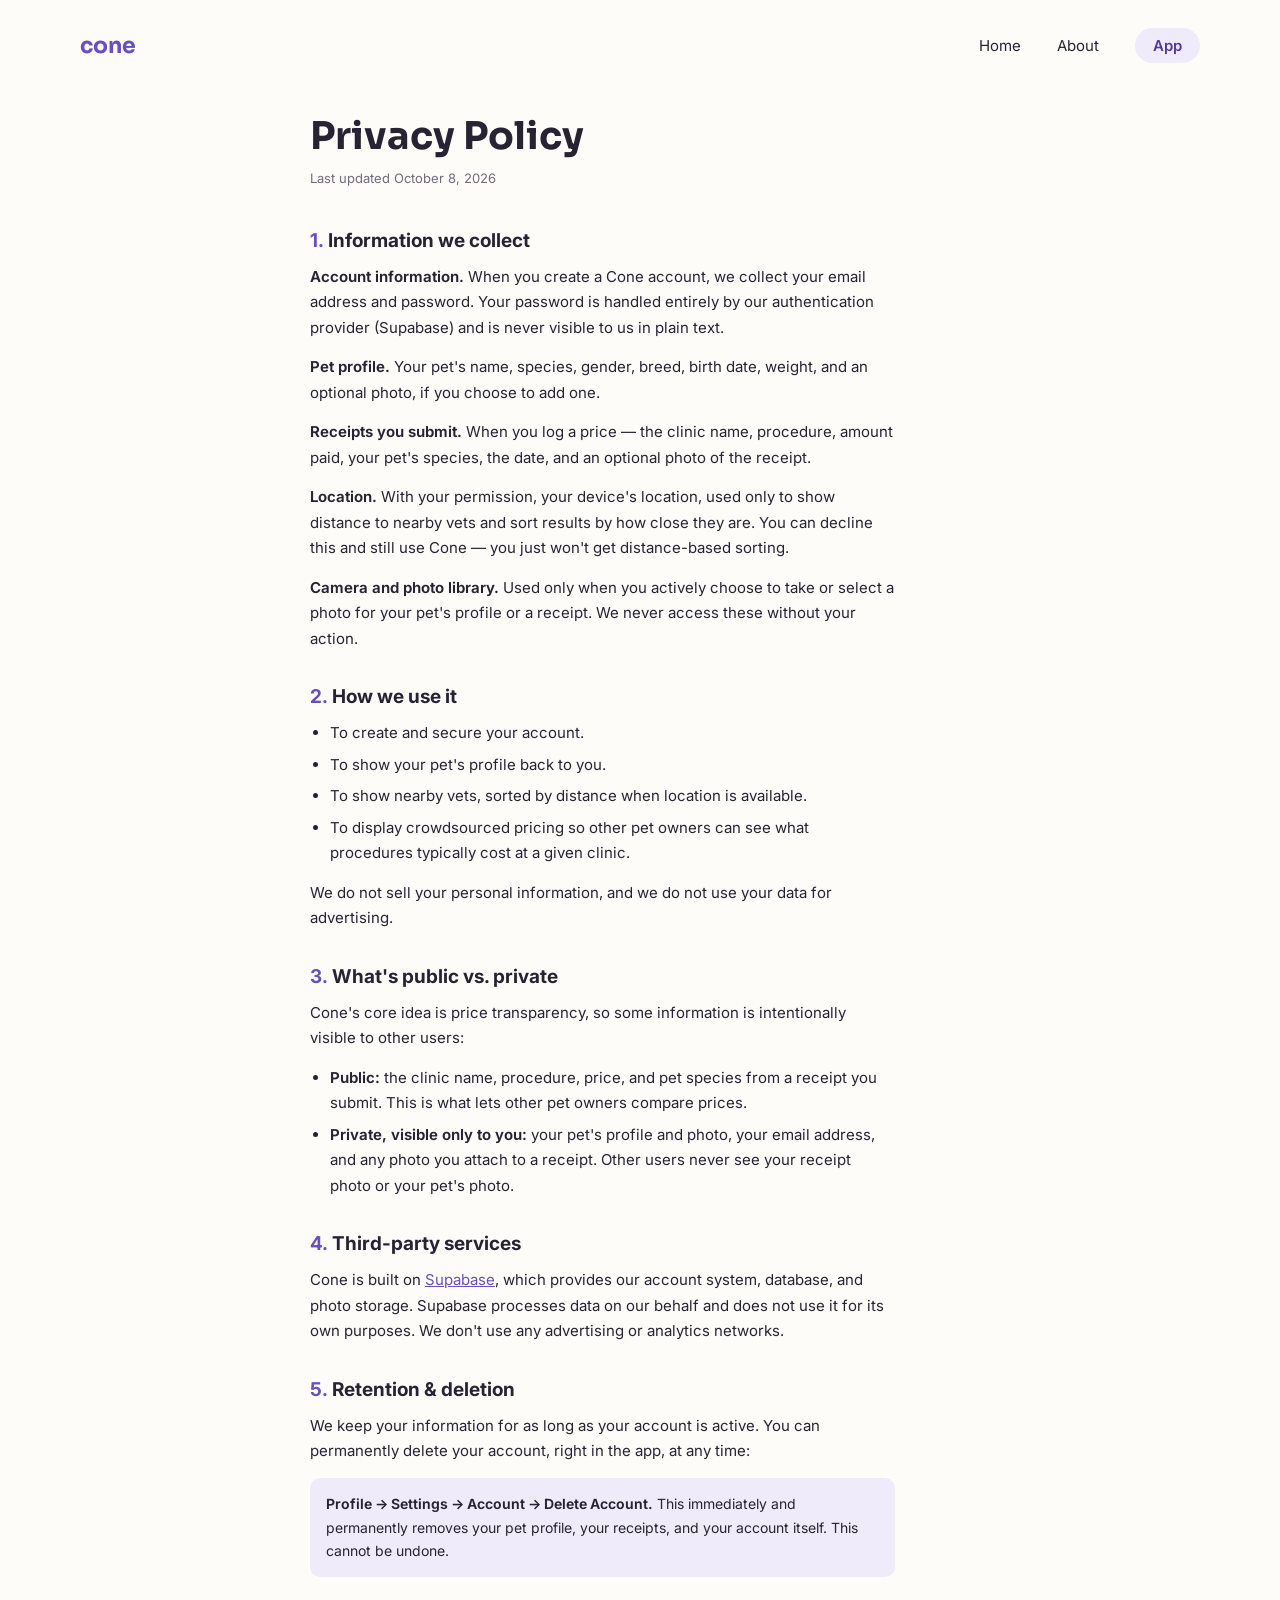
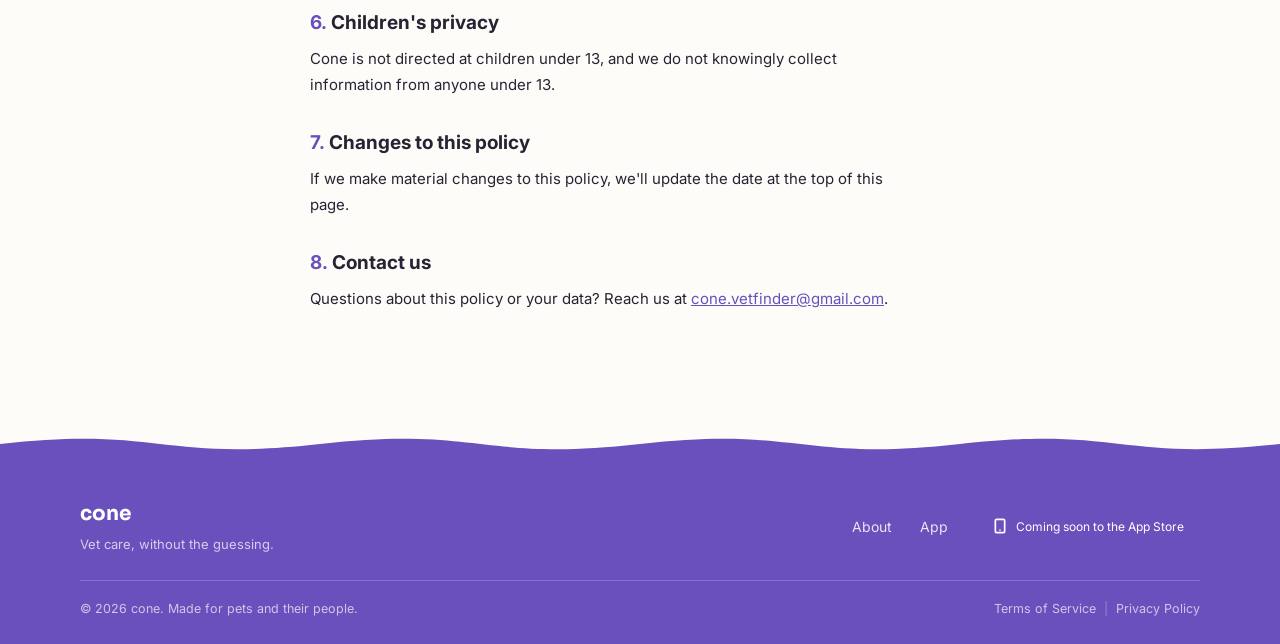
<file: privacy-policy.html>
<!doctype html>
<html lang="en">
<head>
<meta charset="utf-8">
<meta name="viewport" content="width=device-width, initial-scale=1">
<title>Privacy Policy — Cone</title>
<meta name="color-scheme" content="light">
<link rel="preconnect" href="https://fonts.googleapis.com">
<link href="https://fonts.googleapis.com/css2?family=Sora:wght@700&family=Inter:wght@400;500;600;700&display=swap" rel="stylesheet">
<link rel="stylesheet" href="site.css">
<style>
  /* Plain, linear legal-document layout — no jump-to-section table of
     contents box, sections just flow top to bottom with numbered
     headings, matching the reference layout this was asked to follow. */
  .doc{ max-width:700px; margin:0 auto; padding:24px 20px 80px; }
  .doc h1{ font-family:"Sora",-apple-system,sans-serif; font-size:clamp(28px,5vw,38px); line-height:1.15; margin:0 0 8px; }
  .doc .updated{ color:var(--ink-muted); font-size:13px; margin:0 0 40px; }
  .doc section{ margin:34px 0; }
  .doc h2{ font-size:19px; font-weight:700; margin:0 0 12px; }
  .doc h2 .num{ color:var(--purple); margin-right:4px; }
  .doc p{ font-size:15px; line-height:1.7; margin:0 0 14px; max-width:65ch; }
  .doc ul{ font-size:15px; line-height:1.7; margin:0 0 14px; padding-left:1.3em; max-width:65ch; }
  .doc li{ margin-bottom:6px; }
  .doc strong{ font-weight:650; }
  .doc a{ color:var(--purple); }
  .doc .callout{ background:var(--tint); border-radius:10px; padding:14px 16px; font-size:14px; max-width:65ch; }
  .doc .callout a{ color:var(--purple); font-weight:600; }
</style>
</head>
<body>

<nav class="nav">
  <a class="wordmark" href="index.html">cone</a>
  <div class="links">
    <a href="index.html">Home</a>
    <a href="about.html">About</a>
    <a href="app.html" class="nav-pill">App</a>
  </div>
</nav>

<div class="doc">
  <h1>Privacy Policy</h1>
  <p class="updated">Last updated October 8, 2026</p>

  <section id="collect">
    <h2><span class="num">1.</span>Information we collect</h2>
    <p><strong>Account information.</strong> When you create a Cone account, we collect your email address and password. Your password is handled entirely by our authentication provider (Supabase) and is never visible to us in plain text.</p>
    <p><strong>Pet profile.</strong> Your pet's name, species, gender, breed, birth date, weight, and an optional photo, if you choose to add one.</p>
    <p><strong>Receipts you submit.</strong> When you log a price — the clinic name, procedure, amount paid, your pet's species, the date, and an optional photo of the receipt.</p>
    <p><strong>Location.</strong> With your permission, your device's location, used only to show distance to nearby vets and sort results by how close they are. You can decline this and still use Cone — you just won't get distance-based sorting.</p>
    <p><strong>Camera and photo library.</strong> Used only when you actively choose to take or select a photo for your pet's profile or a receipt. We never access these without your action.</p>
  </section>

  <section id="use">
    <h2><span class="num">2.</span>How we use it</h2>
    <ul>
      <li>To create and secure your account.</li>
      <li>To show your pet's profile back to you.</li>
      <li>To show nearby vets, sorted by distance when location is available.</li>
      <li>To display crowdsourced pricing so other pet owners can see what procedures typically cost at a given clinic.</li>
    </ul>
    <p>We do not sell your personal information, and we do not use your data for advertising.</p>
  </section>

  <section id="public">
    <h2><span class="num">3.</span>What's public vs. private</h2>
    <p>Cone's core idea is price transparency, so some information is intentionally visible to other users:</p>
    <ul>
      <li><strong>Public:</strong> the clinic name, procedure, price, and pet species from a receipt you submit. This is what lets other pet owners compare prices.</li>
      <li><strong>Private, visible only to you:</strong> your pet's profile and photo, your email address, and any photo you attach to a receipt. Other users never see your receipt photo or your pet's photo.</li>
    </ul>
  </section>

  <section id="thirdparty">
    <h2><span class="num">4.</span>Third-party services</h2>
    <p>Cone is built on <a href="https://supabase.com" target="_blank" rel="noopener">Supabase</a>, which provides our account system, database, and photo storage. Supabase processes data on our behalf and does not use it for its own purposes. We don't use any advertising or analytics networks.</p>
  </section>

  <section id="retention">
    <h2><span class="num">5.</span>Retention &amp; deletion</h2>
    <p>We keep your information for as long as your account is active. You can permanently delete your account, right in the app, at any time:</p>
    <p class="callout"><strong>Profile → Settings → Account → Delete Account.</strong> This immediately and permanently removes your pet profile, your receipts, and your account itself. This cannot be undone.</p>
  </section>

  <section id="kids">
    <h2><span class="num">6.</span>Children's privacy</h2>
    <p>Cone is not directed at children under 13, and we do not knowingly collect information from anyone under 13.</p>
  </section>

  <section id="changes">
    <h2><span class="num">7.</span>Changes to this policy</h2>
    <p>If we make material changes to this policy, we'll update the date at the top of this page.</p>
  </section>

  <section id="contact">
    <h2><span class="num">8.</span>Contact us</h2>
    <p>Questions about this policy or your data? Reach us at <a href="mailto:cone.vetfinder@gmail.com">cone.vetfinder@gmail.com</a>.</p>
  </section>
</div>

<svg class="footer-wave" viewBox="0 0 1440 60" preserveAspectRatio="none" aria-hidden="true">
  <path d="M0,30 C180,0 180,60 360,30 C540,0 540,60 720,30 C900,0 900,60 1080,30 C1260,0 1260,60 1440,30 L1440,60 L0,60 Z"></path>
</svg>

<footer class="site-footer">
  <div class="footer-nav">
    <div class="brand-block">
      <a class="wordmark" href="index.html">cone</a>
      <span class="tagline">Vet care, without the guessing.</span>
    </div>
    <div class="footer-links">
      <a href="about.html">About</a>
      <a href="app.html">App</a>
      <span class="badge"><img src="icons/smartphone.svg" alt="" style="width:16px;height:16px;"> Coming soon to the App Store</span>
    </div>
  </div>
  <div class="footer-bottom">
    <span>© 2026 cone. Made for pets and their people.</span>
    <span class="legal-links"><a href="terms-of-service.html">Terms of Service</a><span class="sep">|</span><a href="privacy-policy.html" class="active">Privacy Policy</a></span>
  </div>
</footer>
</body>
</html>
</file>
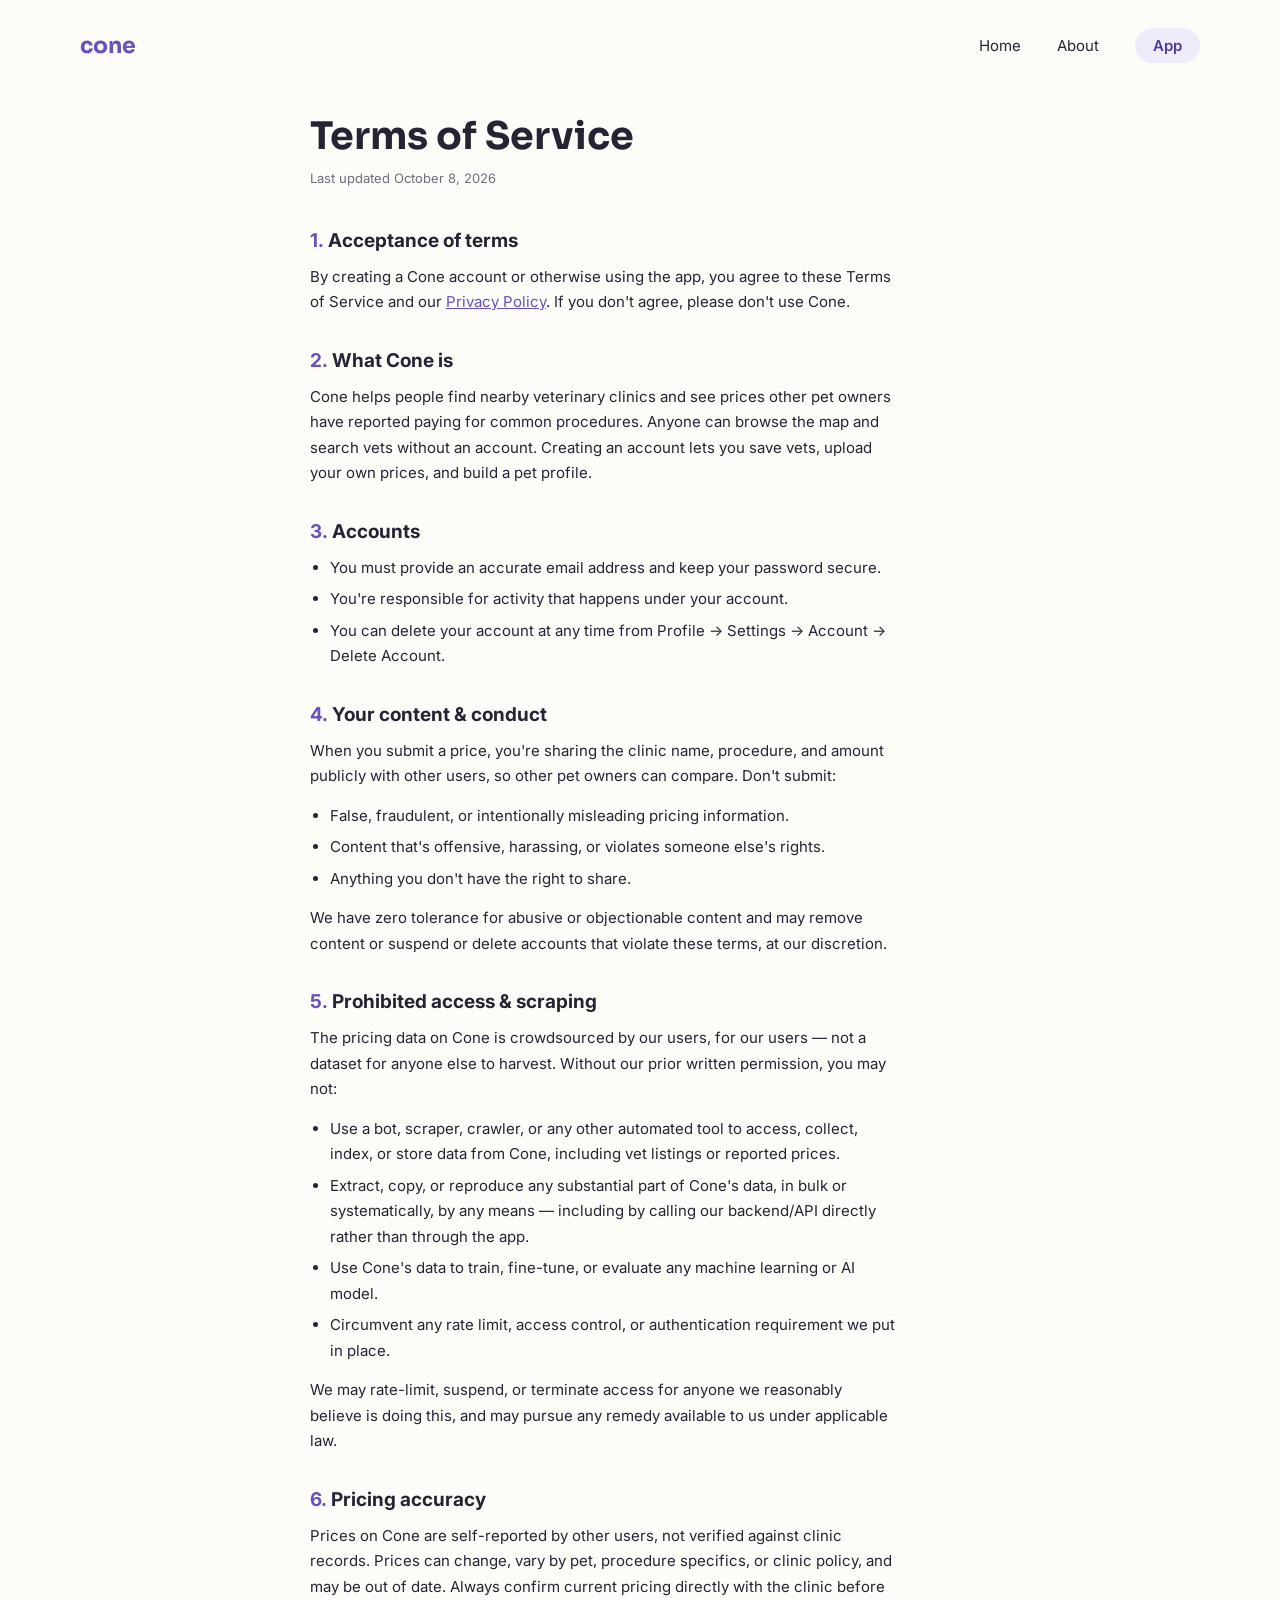
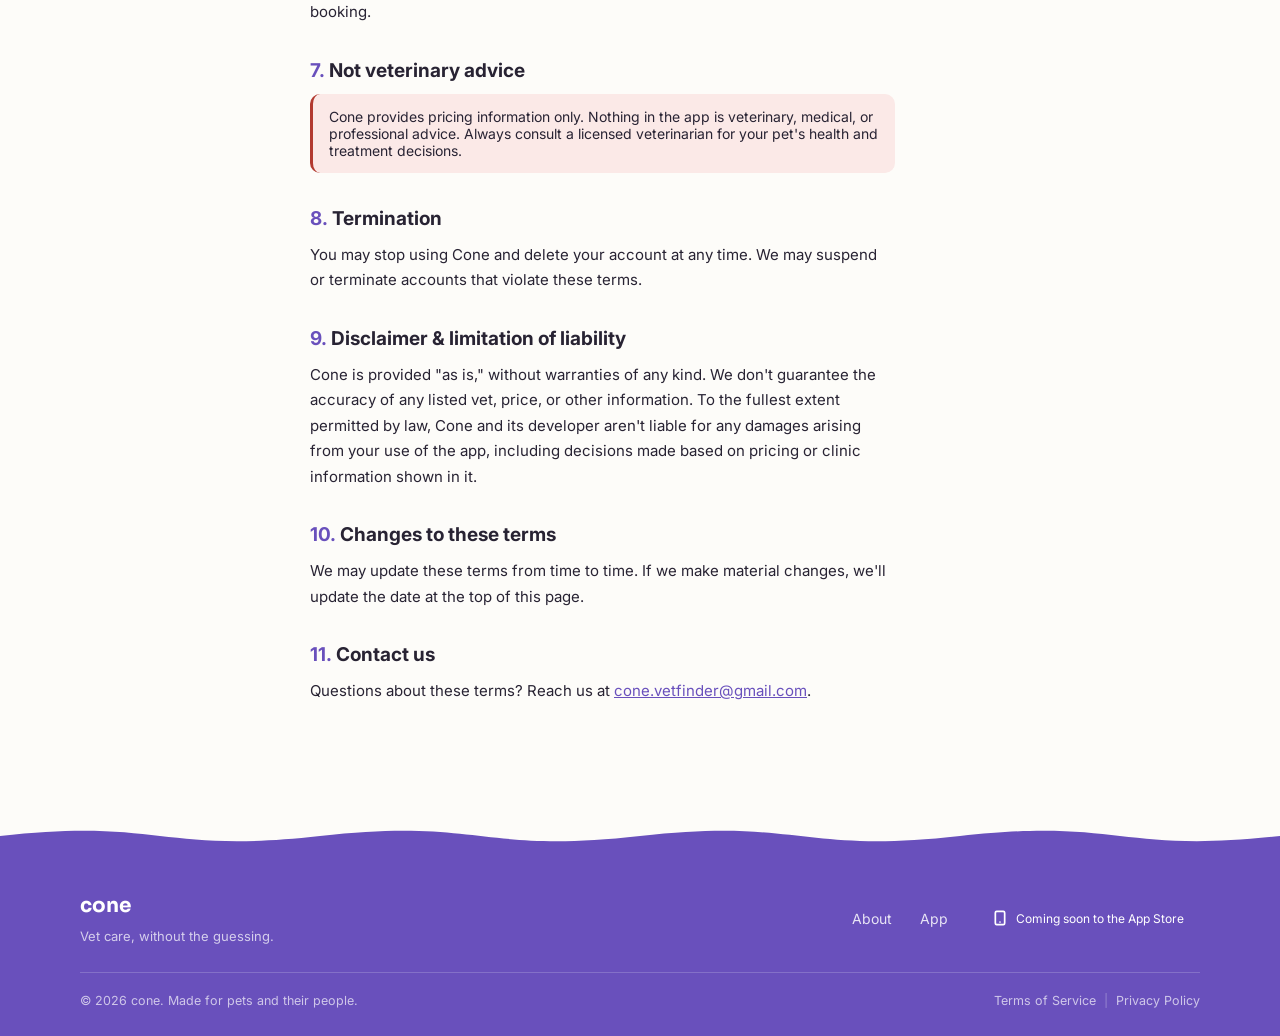
<file: terms-of-service.html>
<!doctype html>
<html lang="en">
<head>
<meta charset="utf-8">
<meta name="viewport" content="width=device-width, initial-scale=1">
<title>Terms of Service — Cone</title>
<meta name="color-scheme" content="light">
<link rel="preconnect" href="https://fonts.googleapis.com">
<link href="https://fonts.googleapis.com/css2?family=Sora:wght@700&family=Inter:wght@400;500;600;700&display=swap" rel="stylesheet">
<link rel="stylesheet" href="site.css">
<style>
  /* Plain, linear legal-document layout — no jump-to-section table of
     contents box, sections just flow top to bottom with numbered
     headings, matching the reference layout this was asked to follow. */
  .doc{ max-width:700px; margin:0 auto; padding:24px 20px 80px; }
  .doc h1{ font-family:"Sora",-apple-system,sans-serif; font-size:clamp(28px,5vw,38px); line-height:1.15; margin:0 0 8px; }
  .doc .updated{ color:var(--ink-muted); font-size:13px; margin:0 0 40px; }
  .doc section{ margin:34px 0; }
  .doc h2{ font-size:19px; font-weight:700; margin:0 0 12px; }
  .doc h2 .num{ color:var(--purple); margin-right:4px; }
  .doc p{ font-size:15px; line-height:1.7; margin:0 0 14px; max-width:65ch; }
  .doc ul{ font-size:15px; line-height:1.7; margin:0 0 14px; padding-left:1.3em; max-width:65ch; }
  .doc li{ margin-bottom:6px; }
  .doc strong{ font-weight:650; }
  .doc a{ color:var(--purple); }
  .doc .callout{ background:var(--tint); border-radius:10px; padding:14px 16px; font-size:14px; max-width:65ch; margin-bottom:14px; }
  .doc .warning{ background:#FBE9E7; border-left:3px solid #B23A30; border-radius:10px; padding:14px 16px; font-size:14px; max-width:65ch; margin-bottom:14px; }
</style>
</head>
<body>

<nav class="nav">
  <a class="wordmark" href="index.html">cone</a>
  <div class="links">
    <a href="index.html">Home</a>
    <a href="about.html">About</a>
    <a href="app.html" class="nav-pill">App</a>
  </div>
</nav>

<div class="doc">
  <h1>Terms of Service</h1>
  <p class="updated">Last updated October 8, 2026</p>

  <section id="accept">
    <h2><span class="num">1.</span>Acceptance of terms</h2>
    <p>By creating a Cone account or otherwise using the app, you agree to these Terms of Service and our <a href="privacy-policy.html">Privacy Policy</a>. If you don't agree, please don't use Cone.</p>
  </section>

  <section id="service">
    <h2><span class="num">2.</span>What Cone is</h2>
    <p>Cone helps people find nearby veterinary clinics and see prices other pet owners have reported paying for common procedures. Anyone can browse the map and search vets without an account. Creating an account lets you save vets, upload your own prices, and build a pet profile.</p>
  </section>

  <section id="accounts">
    <h2><span class="num">3.</span>Accounts</h2>
    <ul>
      <li>You must provide an accurate email address and keep your password secure.</li>
      <li>You're responsible for activity that happens under your account.</li>
      <li>You can delete your account at any time from Profile → Settings → Account → Delete Account.</li>
    </ul>
  </section>

  <section id="content">
    <h2><span class="num">4.</span>Your content &amp; conduct</h2>
    <p>When you submit a price, you're sharing the clinic name, procedure, and amount publicly with other users, so other pet owners can compare. Don't submit:</p>
    <ul>
      <li>False, fraudulent, or intentionally misleading pricing information.</li>
      <li>Content that's offensive, harassing, or violates someone else's rights.</li>
      <li>Anything you don't have the right to share.</li>
    </ul>
    <p>We have zero tolerance for abusive or objectionable content and may remove content or suspend or delete accounts that violate these terms, at our discretion.</p>
  </section>

  <section id="scraping">
    <h2><span class="num">5.</span>Prohibited access &amp; scraping</h2>
    <p>The pricing data on Cone is crowdsourced by our users, for our users — not a dataset for anyone else to harvest. Without our prior written permission, you may not:</p>
    <ul>
      <li>Use a bot, scraper, crawler, or any other automated tool to access, collect, index, or store data from Cone, including vet listings or reported prices.</li>
      <li>Extract, copy, or reproduce any substantial part of Cone's data, in bulk or systematically, by any means — including by calling our backend/API directly rather than through the app.</li>
      <li>Use Cone's data to train, fine-tune, or evaluate any machine learning or AI model.</li>
      <li>Circumvent any rate limit, access control, or authentication requirement we put in place.</li>
    </ul>
    <p>We may rate-limit, suspend, or terminate access for anyone we reasonably believe is doing this, and may pursue any remedy available to us under applicable law.</p>
  </section>

  <section id="accuracy">
    <h2><span class="num">6.</span>Pricing accuracy</h2>
    <p>Prices on Cone are self-reported by other users, not verified against clinic records. Prices can change, vary by pet, procedure specifics, or clinic policy, and may be out of date. Always confirm current pricing directly with the clinic before booking.</p>
  </section>

  <section id="medical">
    <h2><span class="num">7.</span>Not veterinary advice</h2>
    <div class="warning">Cone provides pricing information only. Nothing in the app is veterinary, medical, or professional advice. Always consult a licensed veterinarian for your pet's health and treatment decisions.</div>
  </section>

  <section id="termination">
    <h2><span class="num">8.</span>Termination</h2>
    <p>You may stop using Cone and delete your account at any time. We may suspend or terminate accounts that violate these terms.</p>
  </section>

  <section id="liability">
    <h2><span class="num">9.</span>Disclaimer &amp; limitation of liability</h2>
    <p>Cone is provided "as is," without warranties of any kind. We don't guarantee the accuracy of any listed vet, price, or other information. To the fullest extent permitted by law, Cone and its developer aren't liable for any damages arising from your use of the app, including decisions made based on pricing or clinic information shown in it.</p>
  </section>

  <section id="changes">
    <h2><span class="num">10.</span>Changes to these terms</h2>
    <p>We may update these terms from time to time. If we make material changes, we'll update the date at the top of this page.</p>
  </section>

  <section id="contact">
    <h2><span class="num">11.</span>Contact us</h2>
    <p>Questions about these terms? Reach us at <a href="mailto:cone.vetfinder@gmail.com">cone.vetfinder@gmail.com</a>.</p>
  </section>
</div>

<svg class="footer-wave" viewBox="0 0 1440 60" preserveAspectRatio="none" aria-hidden="true">
  <path d="M0,30 C180,0 180,60 360,30 C540,0 540,60 720,30 C900,0 900,60 1080,30 C1260,0 1260,60 1440,30 L1440,60 L0,60 Z"></path>
</svg>

<footer class="site-footer">
  <div class="footer-nav">
    <div class="brand-block">
      <a class="wordmark" href="index.html">cone</a>
      <span class="tagline">Vet care, without the guessing.</span>
    </div>
    <div class="footer-links">
      <a href="about.html">About</a>
      <a href="app.html">App</a>
      <span class="badge"><img src="icons/smartphone.svg" alt="" style="width:16px;height:16px;"> Coming soon to the App Store</span>
    </div>
  </div>
  <div class="footer-bottom">
    <span>© 2026 cone. Made for pets and their people.</span>
    <span class="legal-links"><a href="terms-of-service.html" class="active">Terms of Service</a><span class="sep">|</span><a href="privacy-policy.html">Privacy Policy</a></span>
  </div>
</footer>
</body>
</html>
</file>
<file: site.css>
/* Cone marketing site — shared design tokens + components across
   index.html / about.html / app.html. Colors match the Figma redesign
   (node 2:1613 / 7:917 / 5:3205) exactly — a distinct, slightly softer
   purple/cream palette from the app's own Theme.swift, by deliberate
   choice of this redesign, not an oversight. */
:root{
  --purple:#6950BC; --purple-dark:#513A9C; --purple-light:#8B72D4; --purple-pale:#C9B8F0;
  --tint:#F0EBFA; --tint2:#F8F6FD; --surface-muted:#F5F3F7;
  --cream:#FDFCF9; --ink:#282333; --ink-muted:#726C7D; --border:#E5E0EB; --border2:#D8CEE9;
}
*{ box-sizing:border-box; }
html{ scroll-behavior:smooth; }
body{ margin:0; background:var(--cream); color:var(--ink); font-family:"Inter",-apple-system,system-ui,sans-serif; }
img{ max-width:100%; display:block; }
.icon{ display:inline-block; }
.icon-white{ filter:brightness(0) invert(1); }
a{ color:inherit; }

/* Nav — back to a plain white header (the purple treatment moved to
   the footer instead, per correction). */
.nav{ display:flex; align-items:center; justify-content:space-between; padding:28px 80px; }
.nav .wordmark{ font-family:"Sora",-apple-system,sans-serif; font-weight:700; font-size:22px; color:var(--purple); text-decoration:none; }
.nav .links{ display:flex; align-items:center; gap:36px; font-size:15px; }
.nav .links a{ text-decoration:none; color:var(--ink); }
.nav .links a.active{ color:var(--purple); font-weight:600; }
/* "App" is a pill, not a plain text link — calls it out from Home/About
   as the one that actually leads toward the product/download. */
.nav .links a.nav-pill{ background:var(--tint); color:var(--purple-dark); font-weight:600;
  padding:8px 18px; border-radius:999px; transition:background .15s ease, color .15s ease; }
.nav .links a.nav-pill:hover{ background:var(--purple-pale); }
.nav .links a.nav-pill.active{ background:var(--purple); color:#fff; }

/* Buttons */
.btn-primary{ display:inline-flex; align-items:center; gap:10px; background:var(--purple); color:#fff;
  border:1px solid var(--purple); border-radius:999px; padding:15px 24px; font-weight:600; font-size:15px;
  text-decoration:none; cursor:pointer; }
.btn-primary img{ filter:brightness(0) invert(1); width:18px; height:18px; }

/* Pills / badges */
.pill{ display:inline-flex; align-items:center; gap:8px; background:var(--tint); color:var(--purple-dark);
  border-radius:999px; padding:8px 12px; font-size:12px; }
.badge{ display:inline-flex; align-items:center; gap:8px; color:var(--ink-muted);
  padding:12px 16px; font-size:12px; }

/* Layout helpers */
.section{ padding:88px 80px; }
.kicker{ color:var(--purple); font-size:12px; text-transform:uppercase; letter-spacing:.04em; margin:0 0 16px; }

/* Wavy top edge on the footer — an SVG sitting flush against the
   footer's own top edge, filled the same purple as the footer below
   it. The area above the wave's peaks is transparent in the SVG
   itself, so it needs an explicit background matching whatever
   section actually sits directly above it on each page, or the plain
   page background shows through as a seam instead. Defaults to cream
   (correct on Home, Terms and Privacy, whose last section before the
   footer is plain) — pages where that section is tinted instead
   (About's `.mission-cta`, App's `.trust`) add `.on-tint` to this
   element to match. Turns out tint is NOT close enough to cream to
   double as a one-size-fits-all background (visible as a stray pale
   purple outline on Home) — this has to be per-page, not global. */
.footer-wave{ display:block; width:100%; height:36px; margin-bottom:-1px; background:var(--cream); }
.footer-wave.on-tint{ background:var(--tint); }
.footer-wave path{ fill:var(--purple); }

/* Footer (shared across all pages, including the legal ones) — purple
   background, so wordmark/links/text all flip to white/light instead
   of the ink/purple-on-cream scheme that worked on a cream footer. */
footer.site-footer{ background:var(--purple); padding:40px 80px 28px; }
footer.site-footer .footer-nav{ display:flex; align-items:center; justify-content:space-between; flex-wrap:wrap; gap:16px; margin-bottom:28px; }
footer.site-footer .brand-block{ display:flex; flex-direction:column; gap:10px; }
footer.site-footer .wordmark{ font-family:"Sora",-apple-system,sans-serif; font-weight:700; font-size:20px; color:#fff; text-decoration:none; }
footer.site-footer .tagline{ color:rgba(255,255,255,.72); font-size:13px; }
footer.site-footer .footer-links{ display:flex; align-items:center; gap:28px; flex-wrap:wrap; }
footer.site-footer .footer-links a{ font-size:14px; text-decoration:none; color:rgba(255,255,255,.85); }
footer.site-footer .footer-links a.active{ color:#fff; font-weight:600; }
/* The "Coming soon" badge needs its own on-purple text color — the
   default ink-muted used on a cream background would be unreadably
   low-contrast here. */
footer.site-footer .footer-links .badge{ color:#fff; }
footer.site-footer .footer-links .badge img{ filter:brightness(0) invert(1); }
footer.site-footer .footer-bottom{ border-top:1px solid rgba(255,255,255,.18); padding-top:20px; display:flex; justify-content:space-between;
  flex-wrap:wrap; gap:10px; font-size:12.5px; color:rgba(255,255,255,.68); }
footer.site-footer .footer-bottom .legal-links a{ color:rgba(255,255,255,.68); text-decoration:none; }
footer.site-footer .footer-bottom .legal-links a:hover{ color:#fff; }
footer.site-footer .footer-bottom .legal-links .sep{ margin:0 8px; color:rgba(255,255,255,.3); }

@media (max-width: 900px){
  .nav{ padding:20px 24px; }
  .nav .links{ gap:20px; font-size:13px; }
  .section{ padding:56px 24px; }
  footer.site-footer{ padding:32px 24px 24px; }
  footer.site-footer .footer-nav{ flex-direction:column; align-items:flex-start; }
}
</file>
